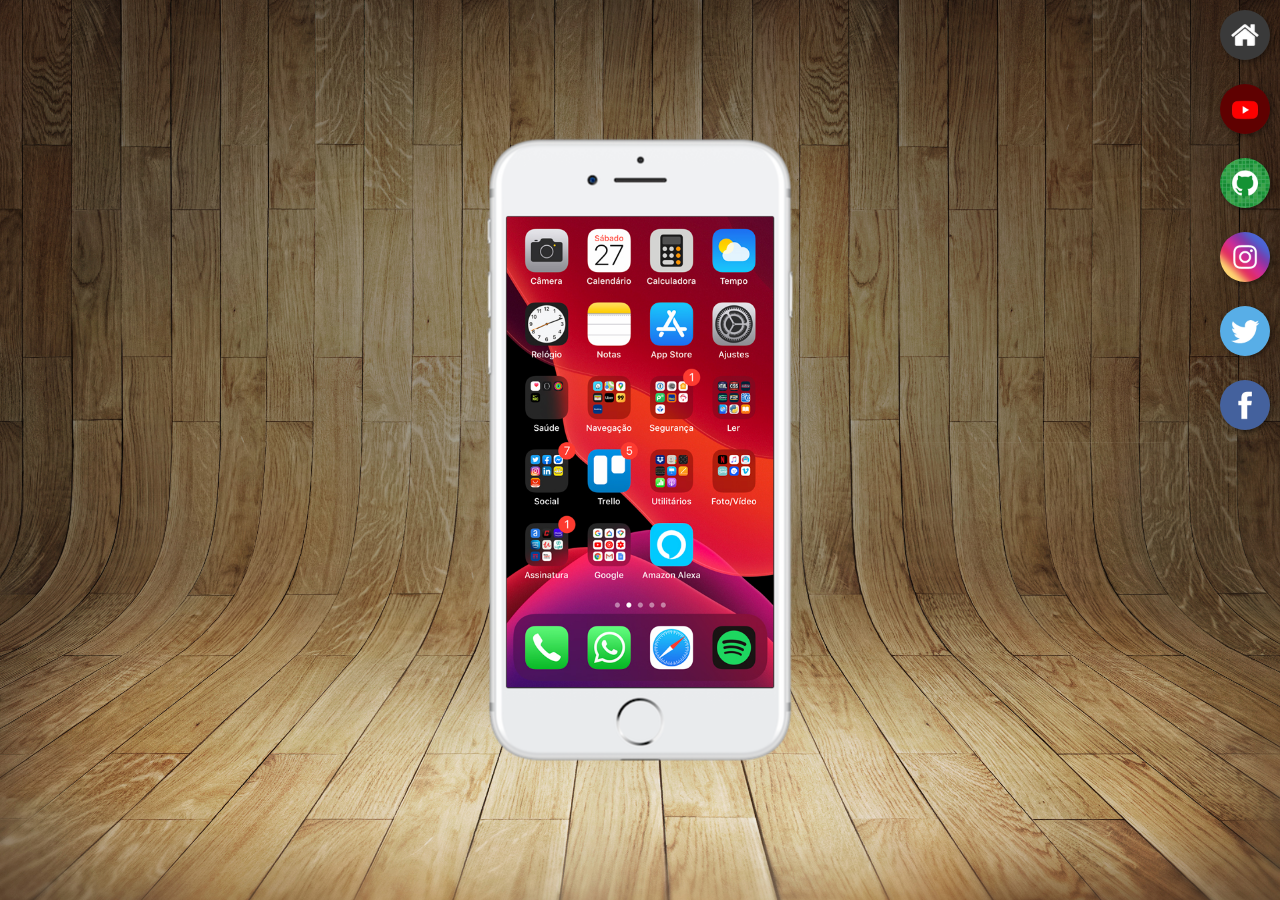
<file: index.html>
<!DOCTYPE html>
<html lang="pt-br">
<head>
    <meta charset="UTF-8">
    <meta name="viewport" content="width=device-width, initial-scale=1.0">
    <link rel="shortcut icon" href="favicon.ico" type="image/x-icon">
    <link rel="stylesheet" href="estilos/style.css">
    <title>Projeto Redes Sociais</title>

</head>
<body>
    <main>
        <section id="telefone">
            <iframe src="home.html" name="tela" id="tela" frameborder="0"> Seu navegador não é compativel com isso.</iframe>
        </section>

        <section id="redes-sociais">
            <a href="home.html" target="tela"><img src="imagens/logo-home.jpg" alt="home"></a><br>
            <a href="youtube.html" target="tela"><img src="imagens/logo-youtube.jpg" alt="YouTube"></a><br>
            <a href="github.html" target="tela"><img src="imagens/logo-github.jpg" alt="GitHub"></a><br>
            <a href="instagram.html" target="tela"><img src="imagens/logo-instagram.jpg" alt="Instagram"></a><br>
            <a href="twitter.html" target="tela"><img src="imagens/logo-twitter.jpg" alt="Twitter"></a><br>
            <a href="facebook.html" target="tela"><img src="imagens/logo-facebook.jpg" alt="Facebook"></a><br>

        </section>
    </main>
    
</body>
</html>
</file>
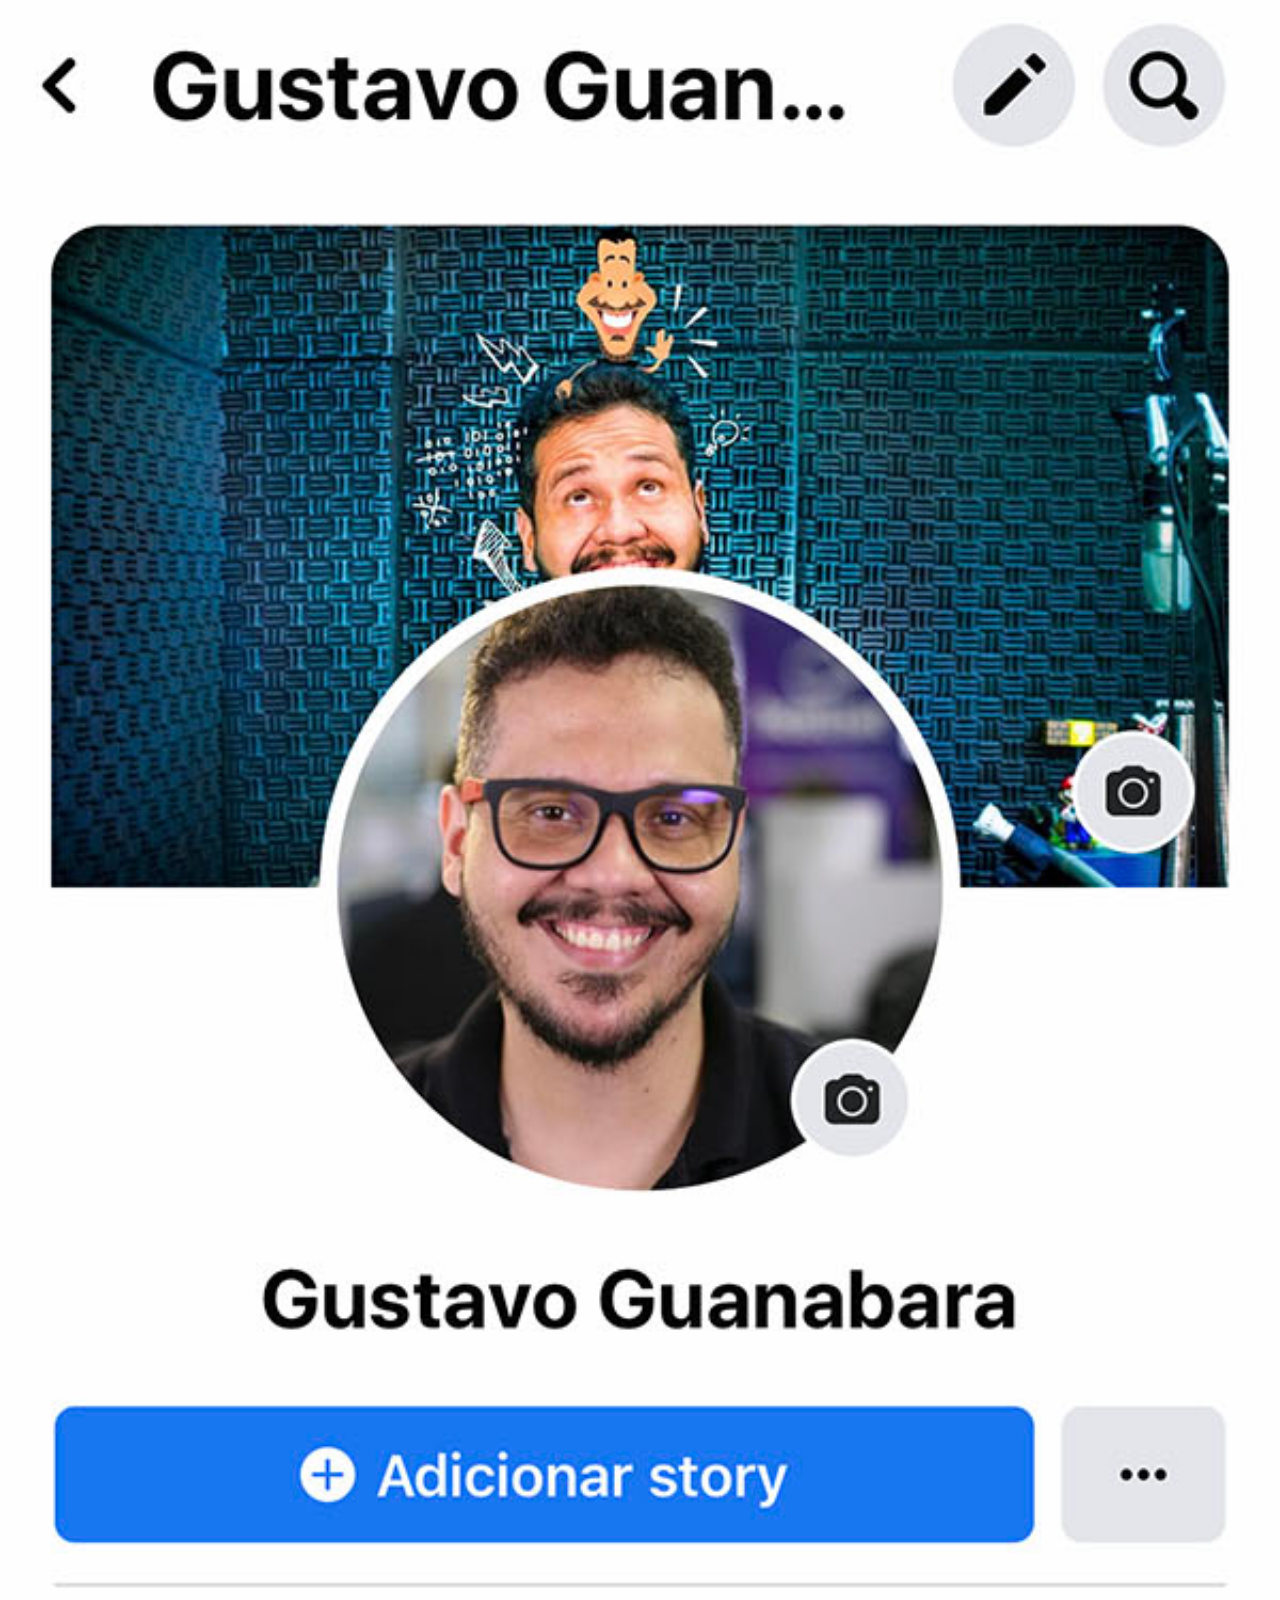
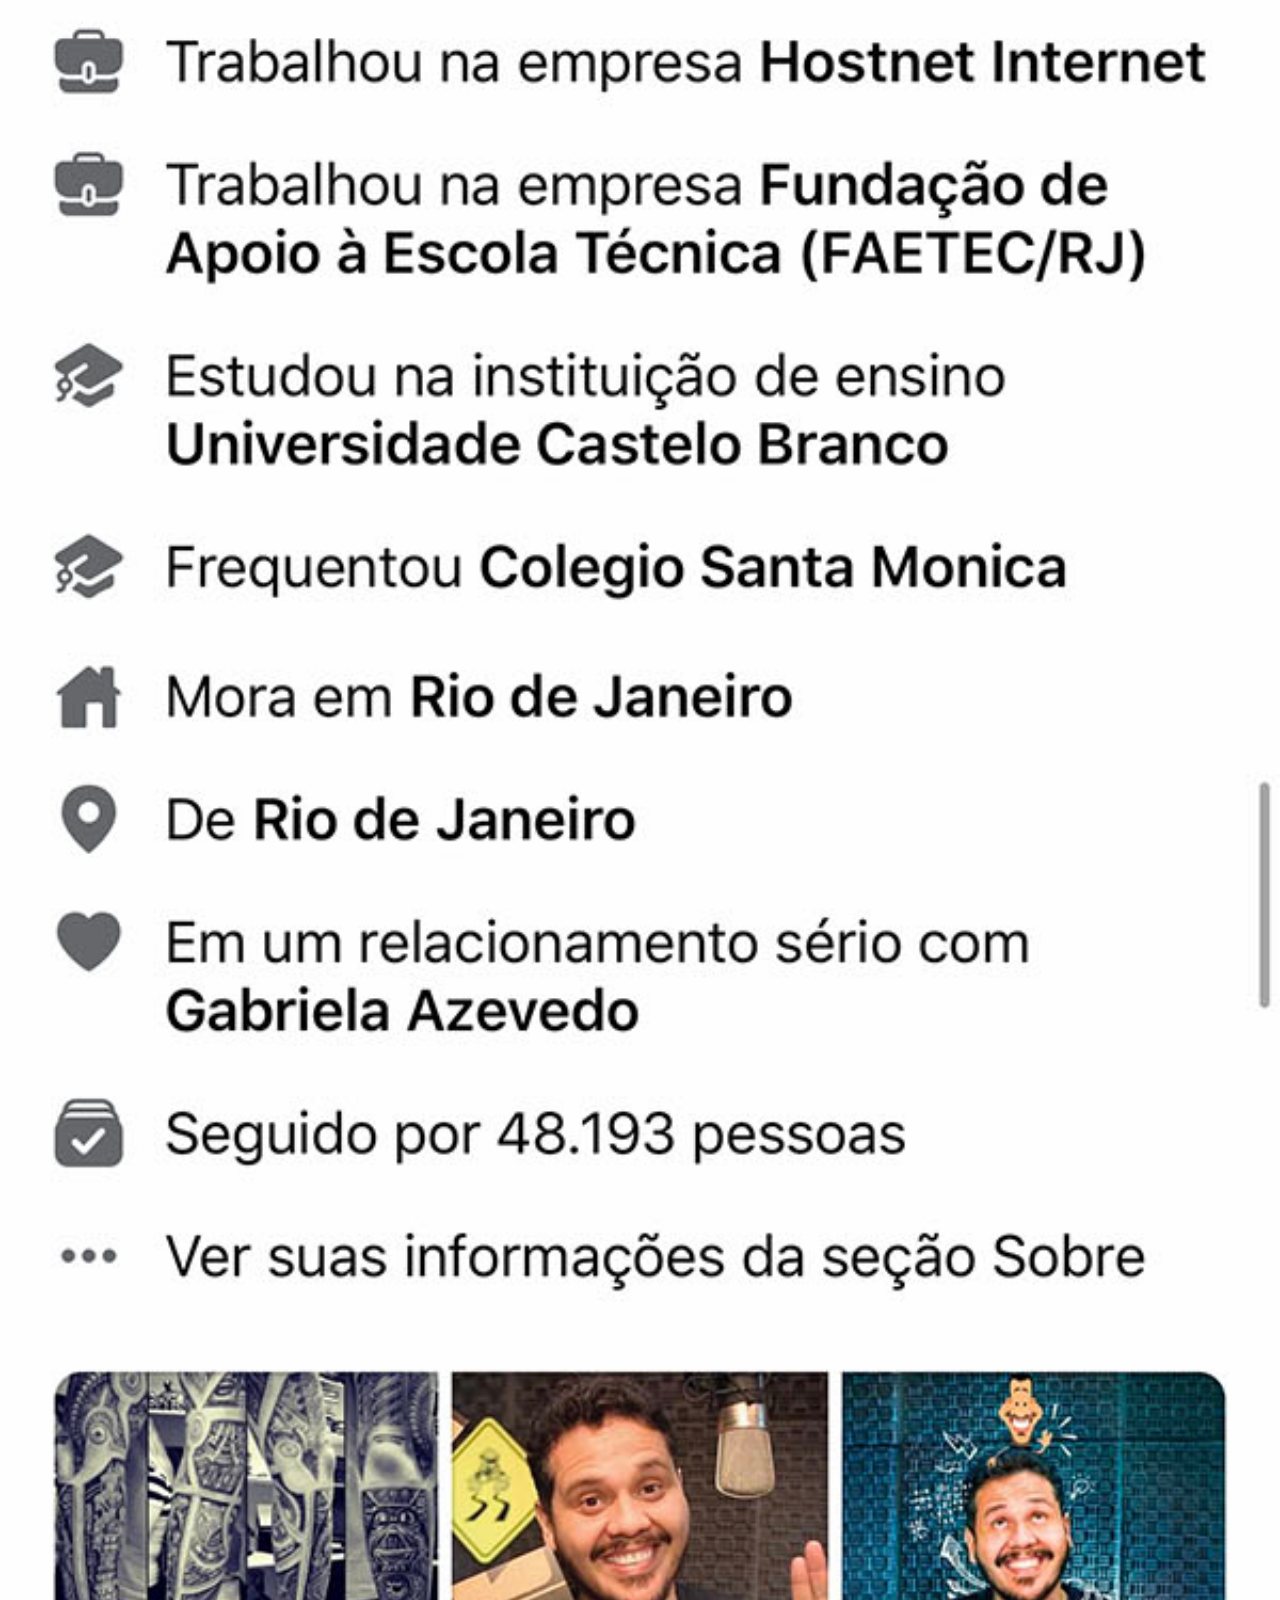
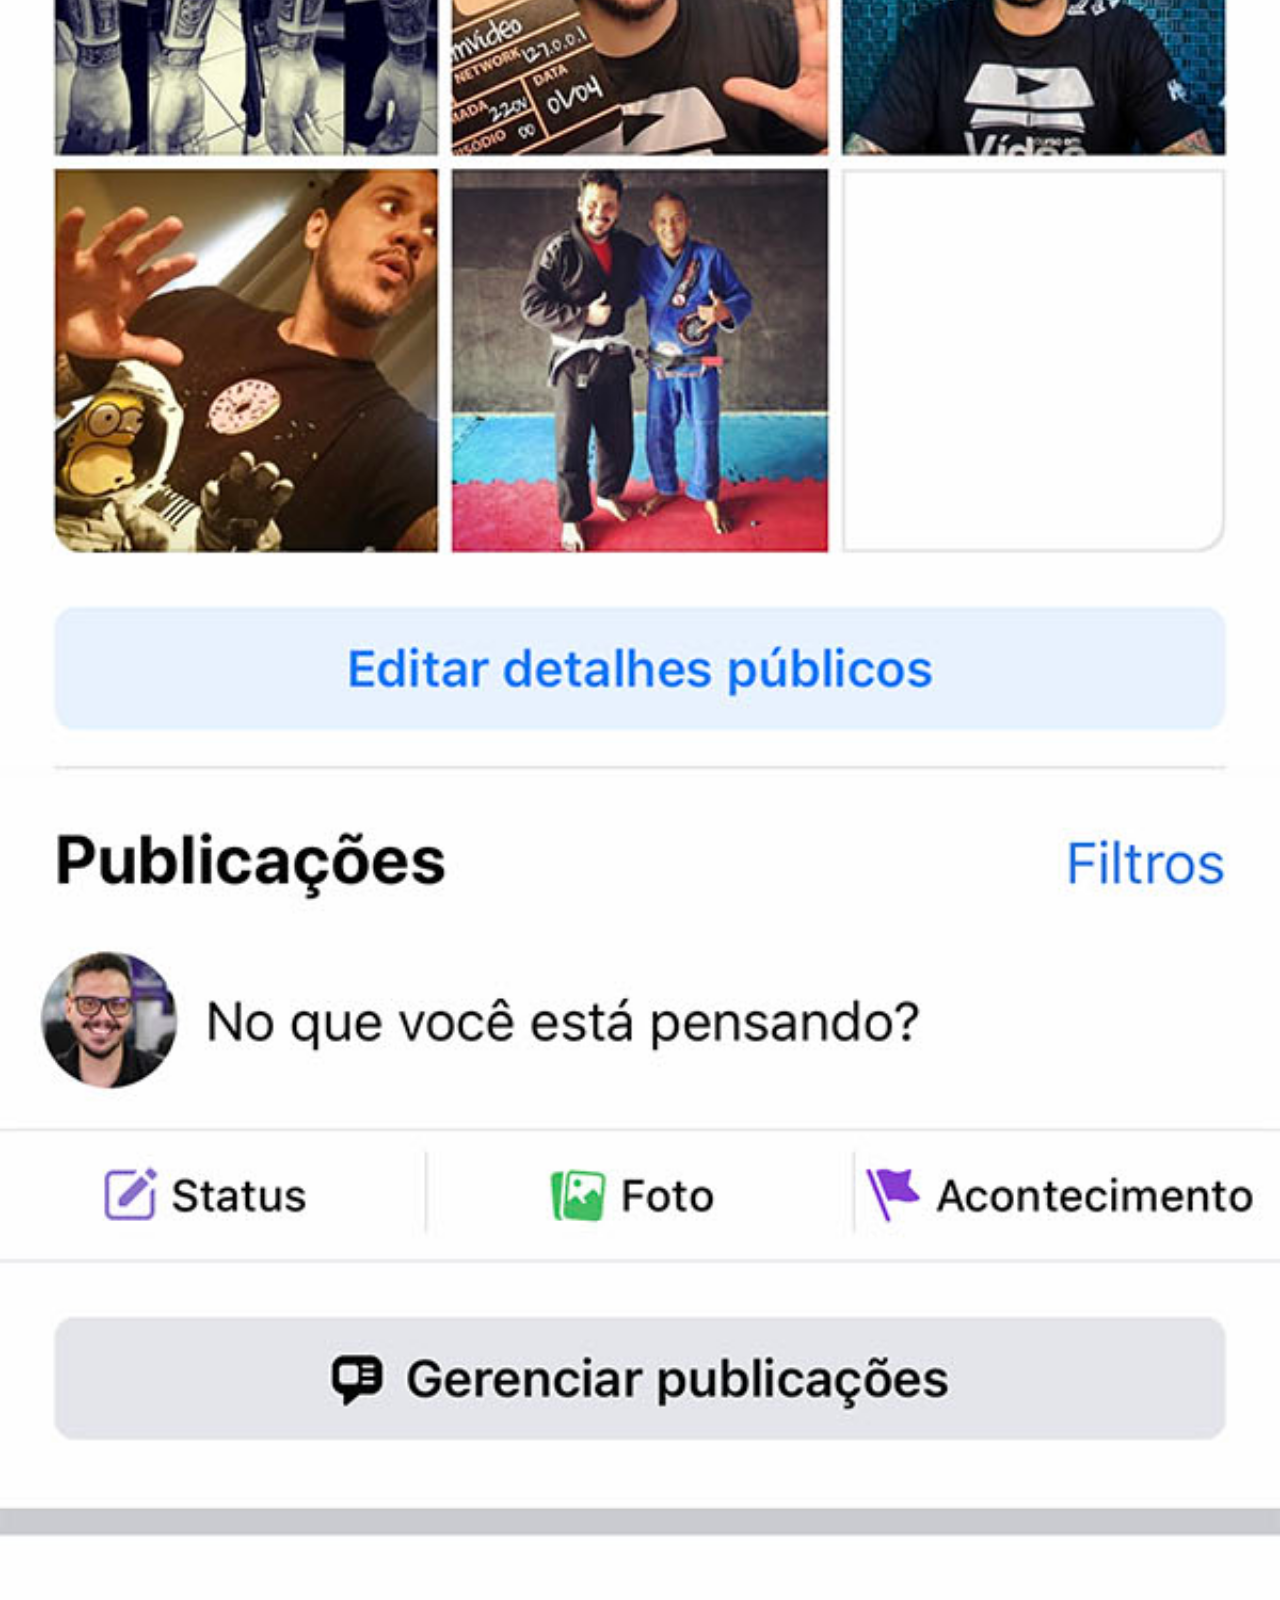
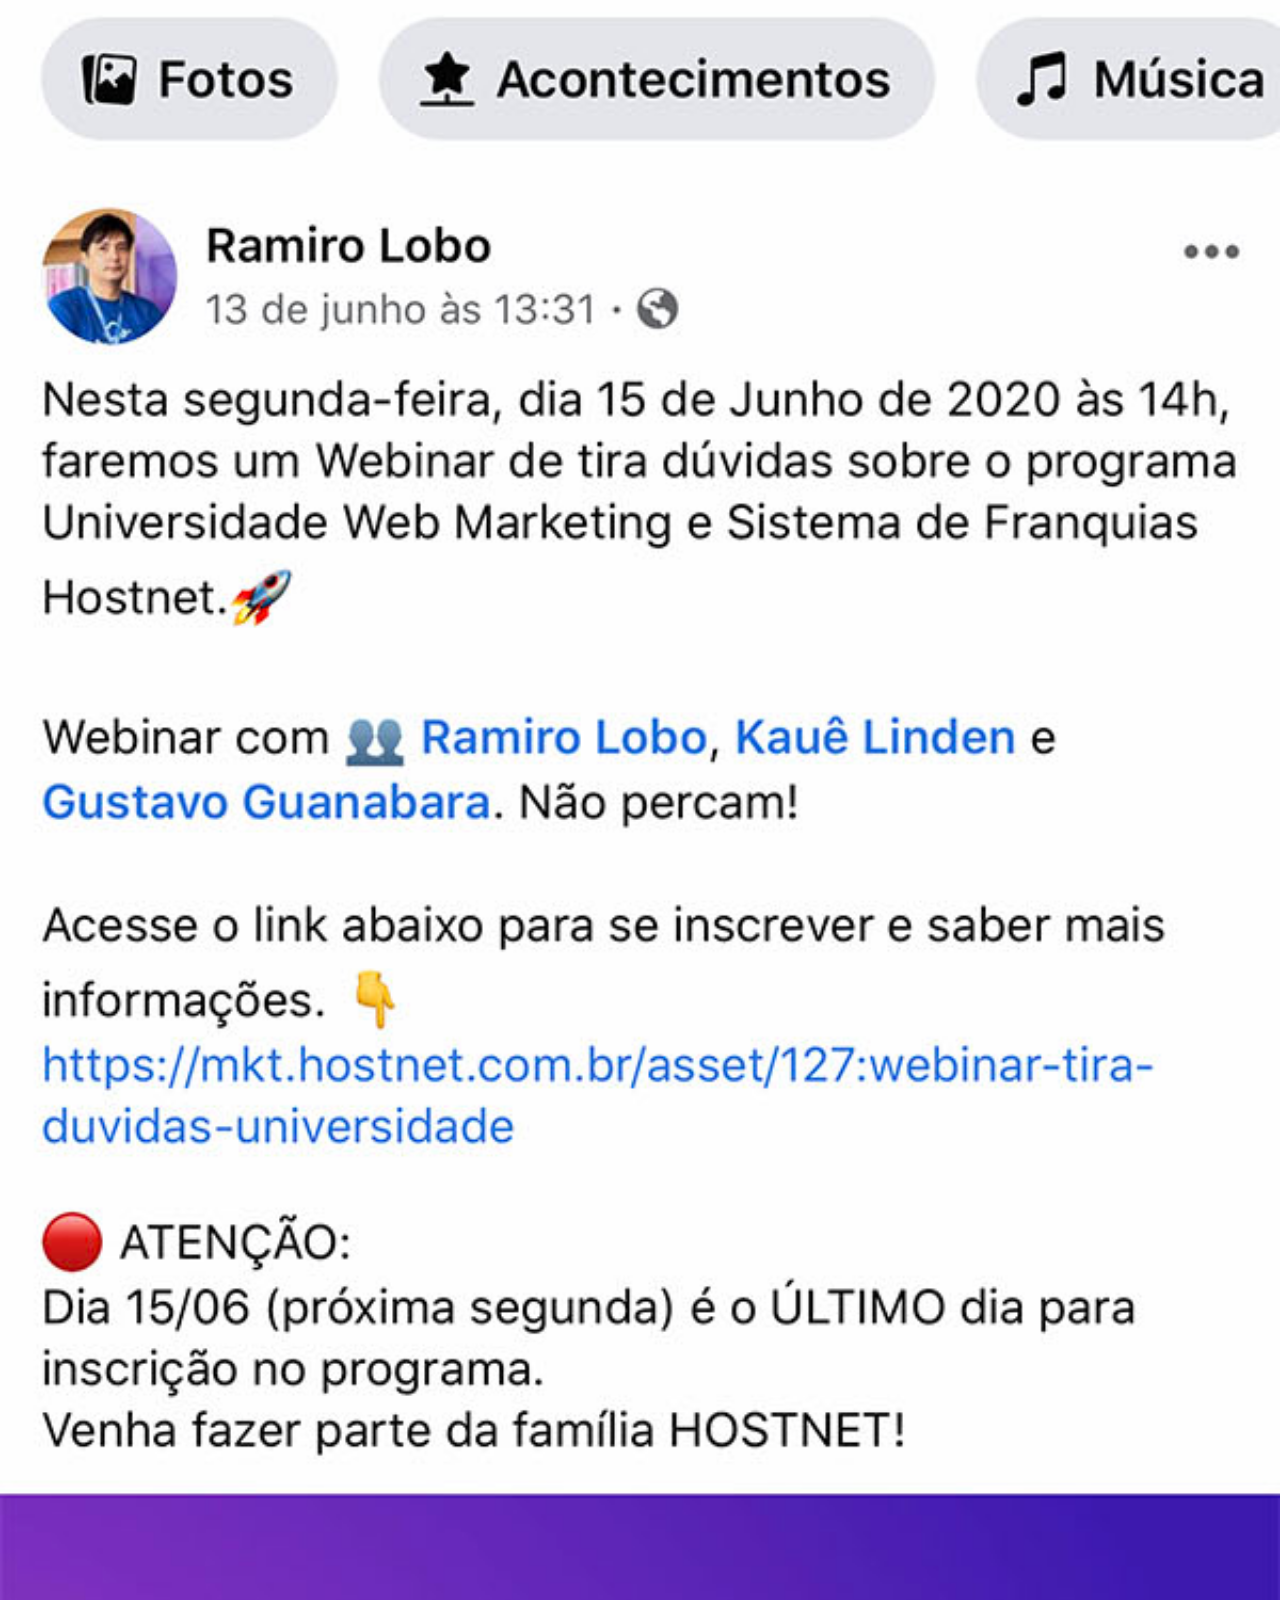
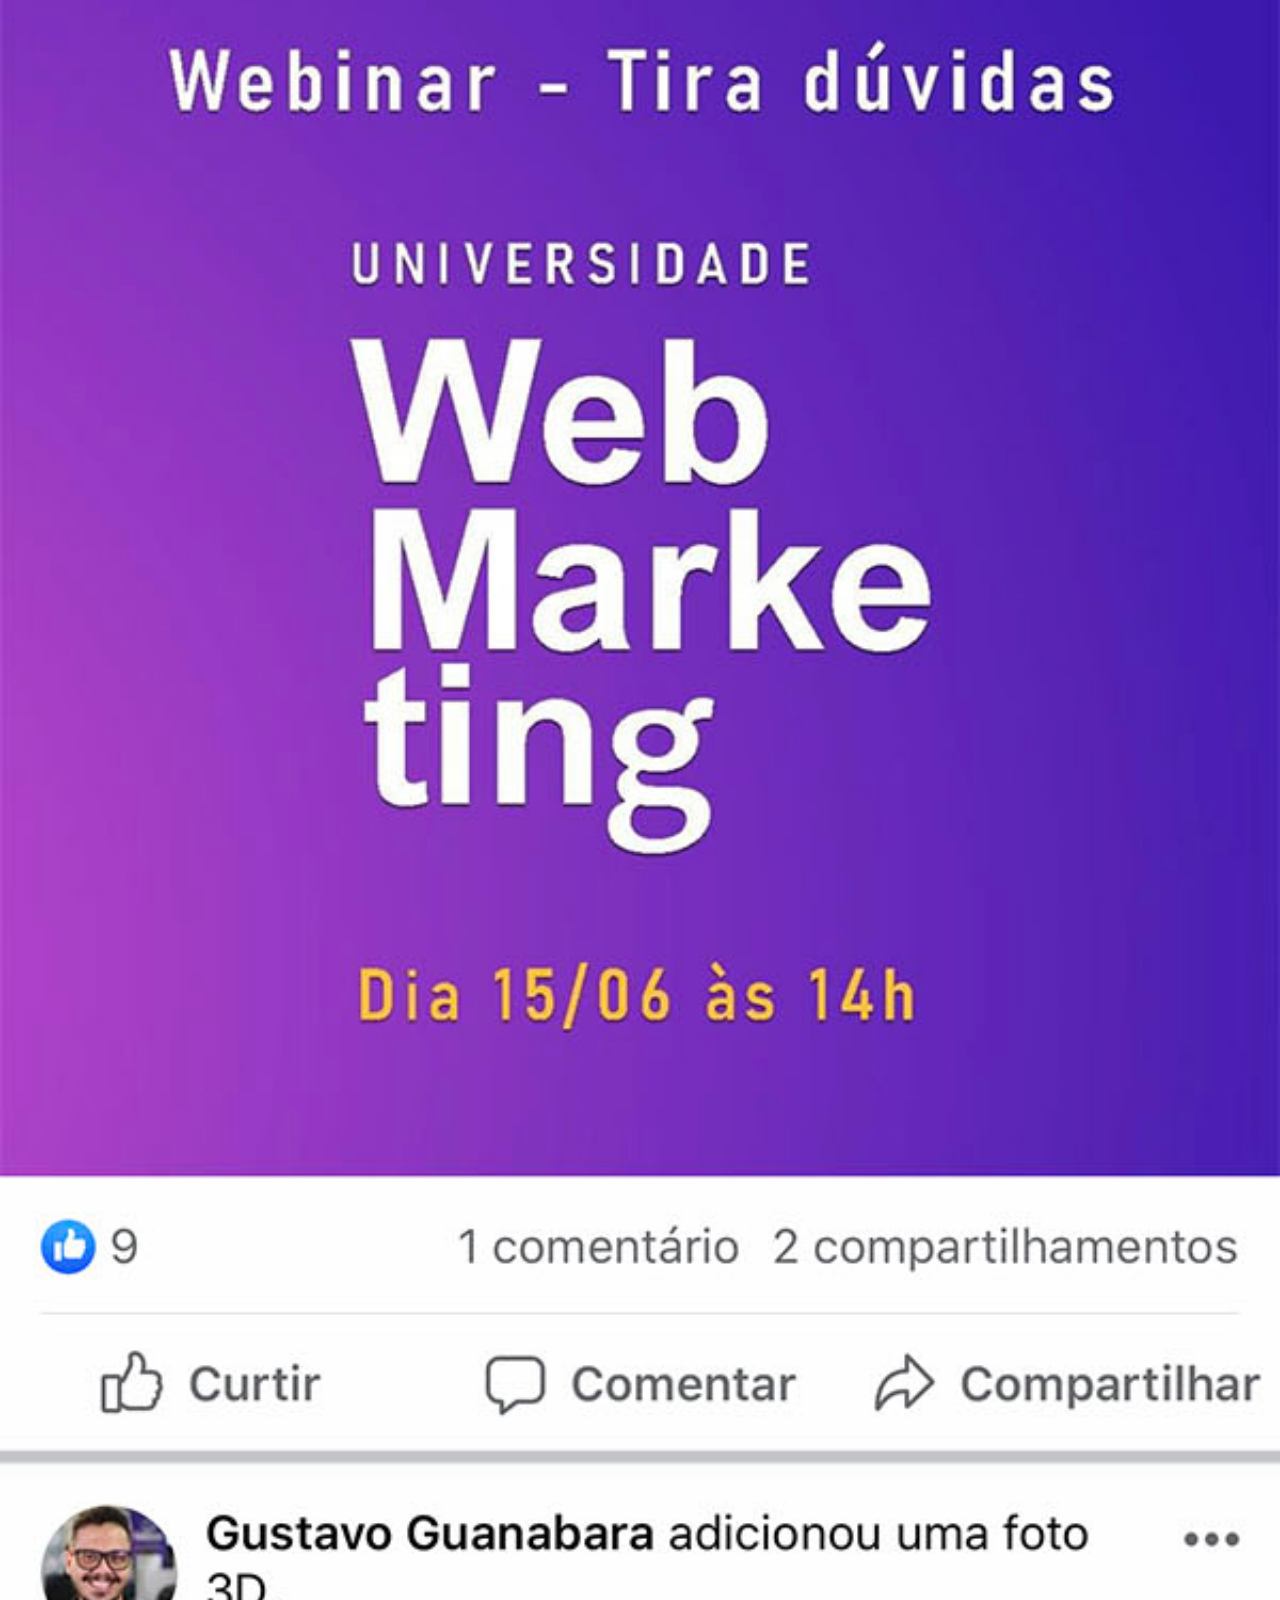
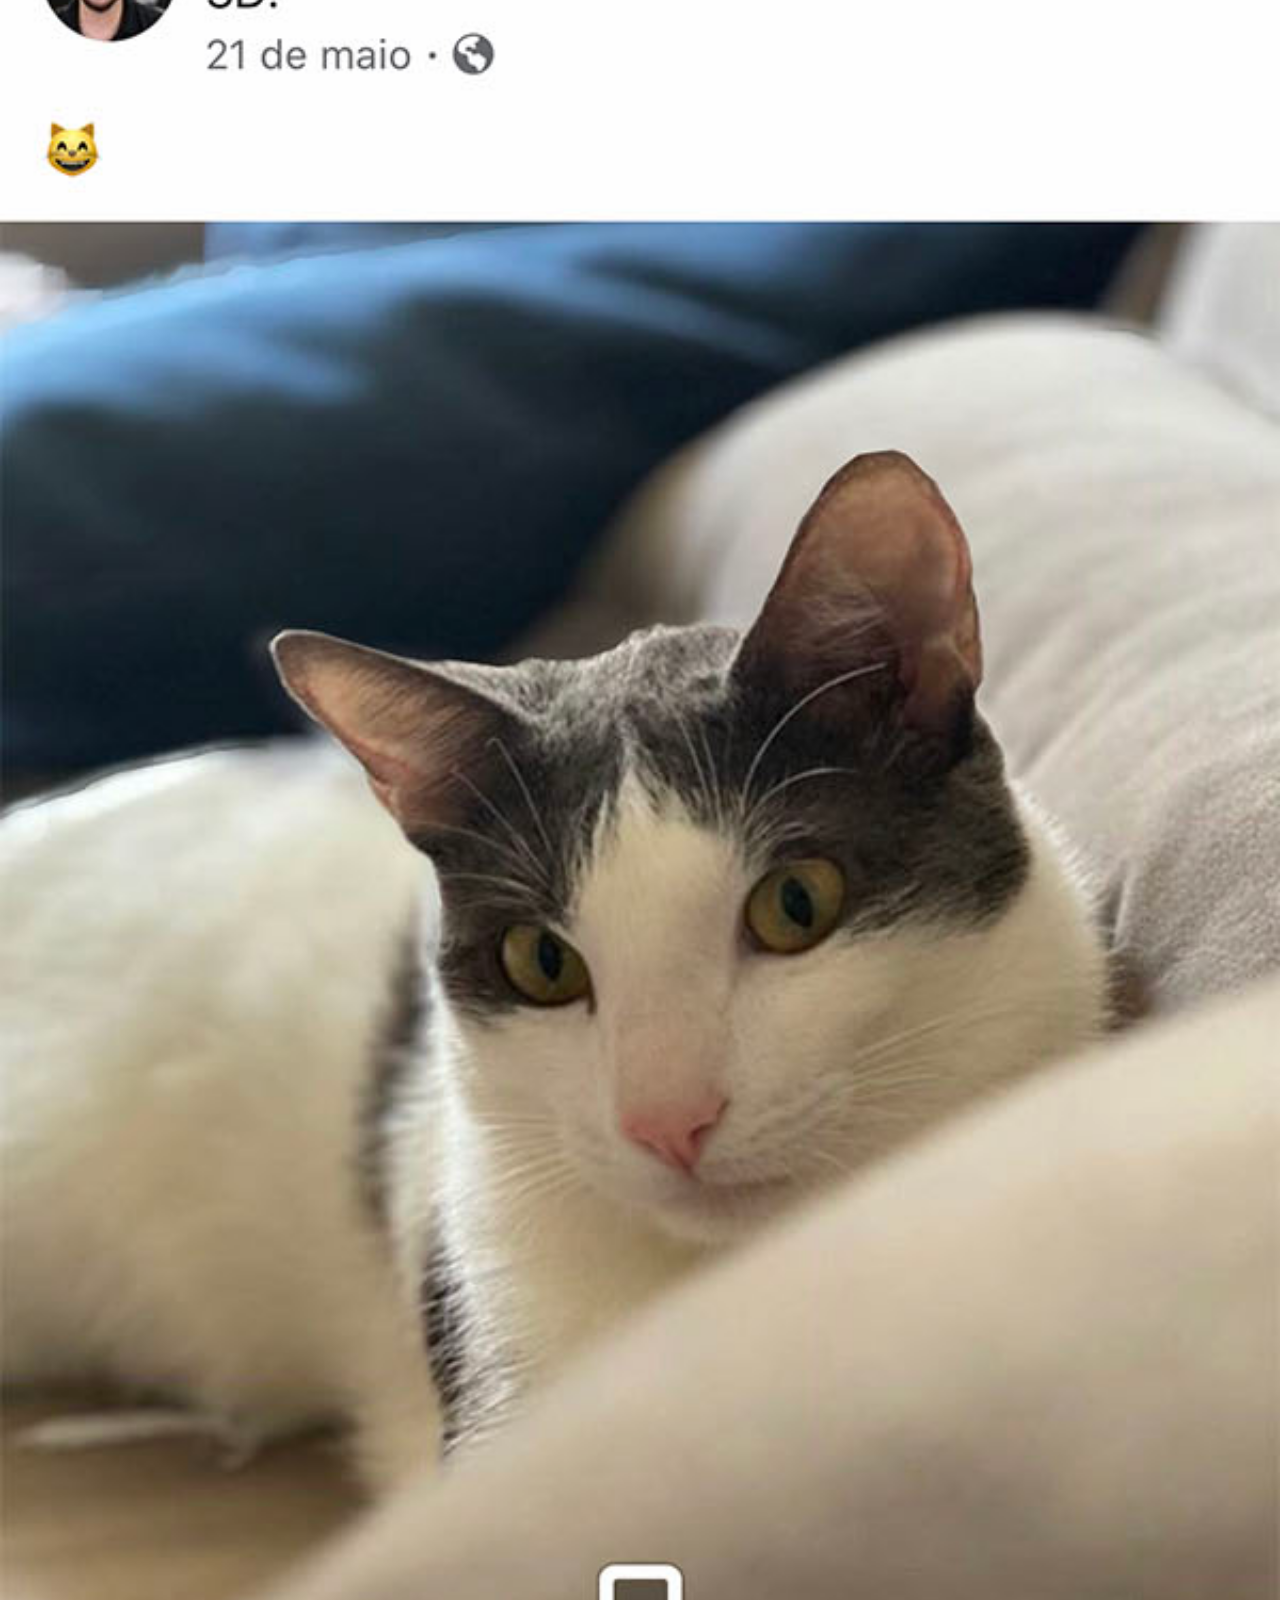
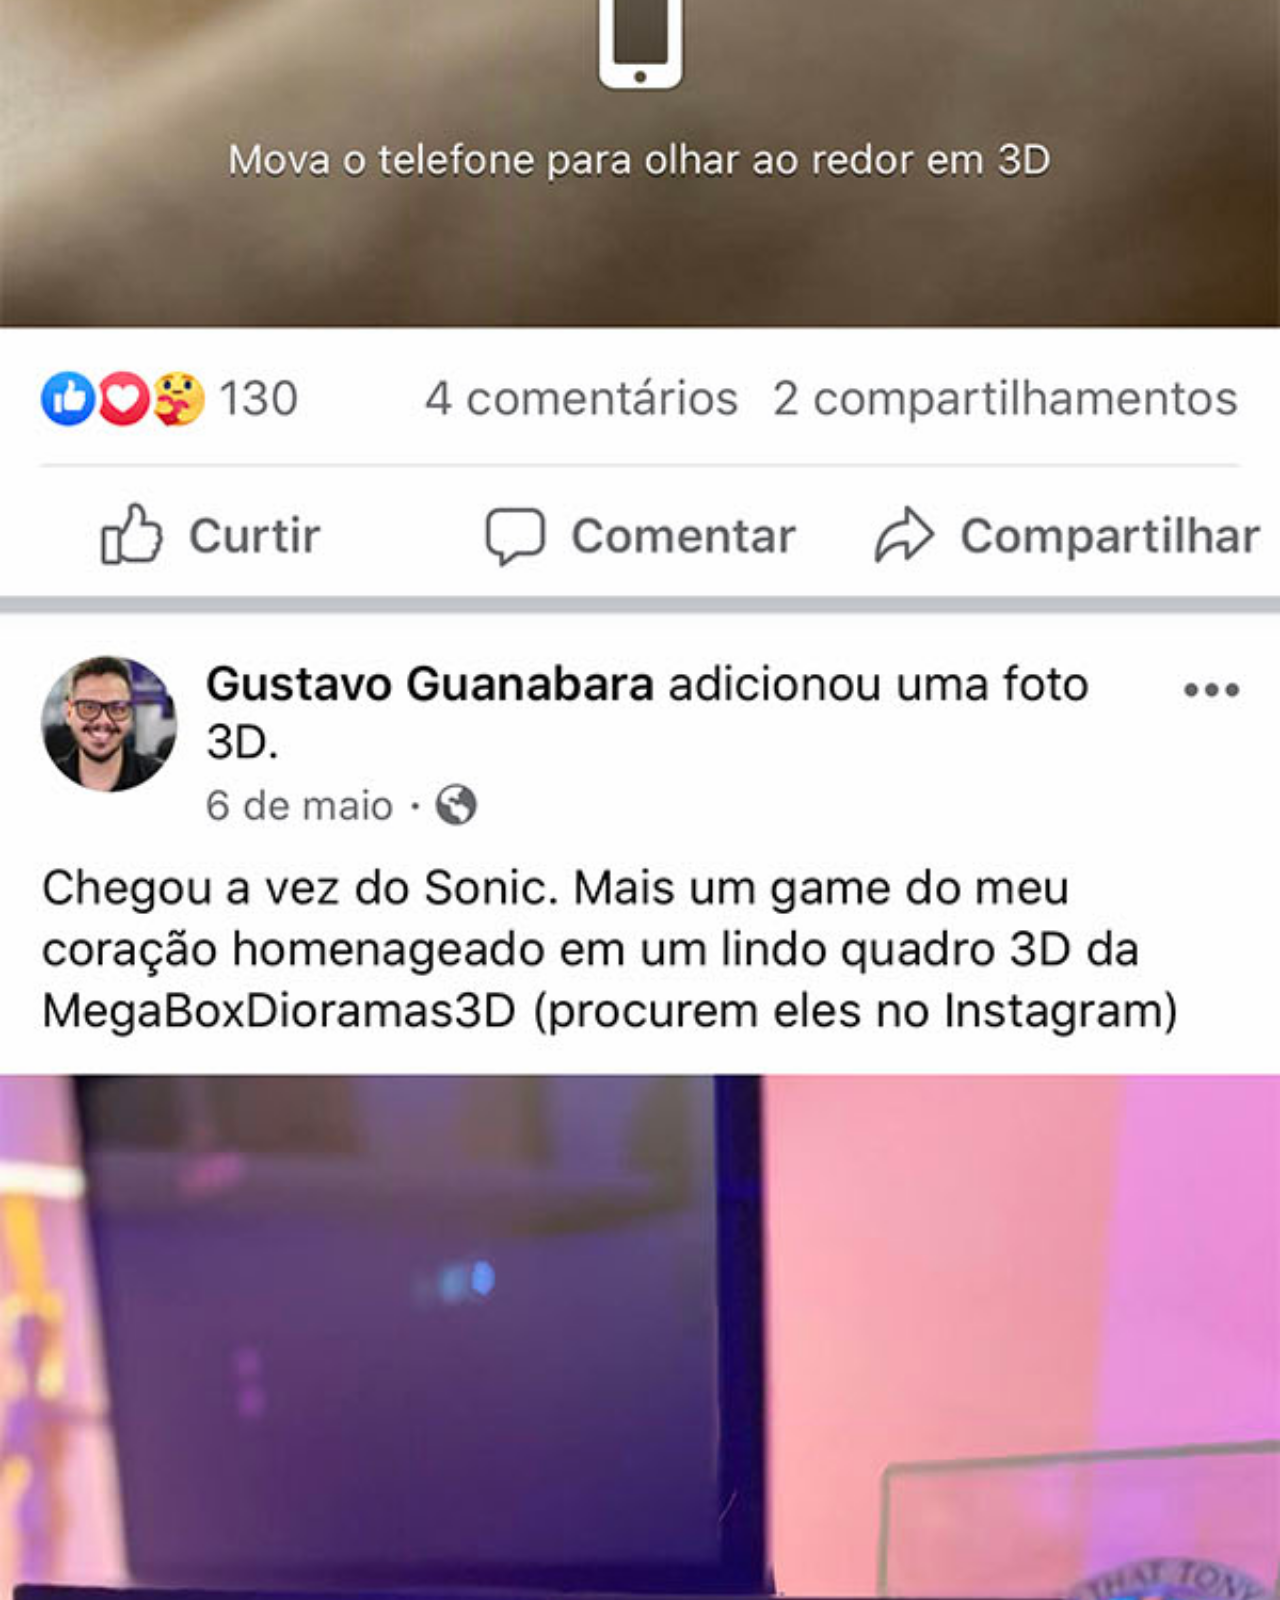
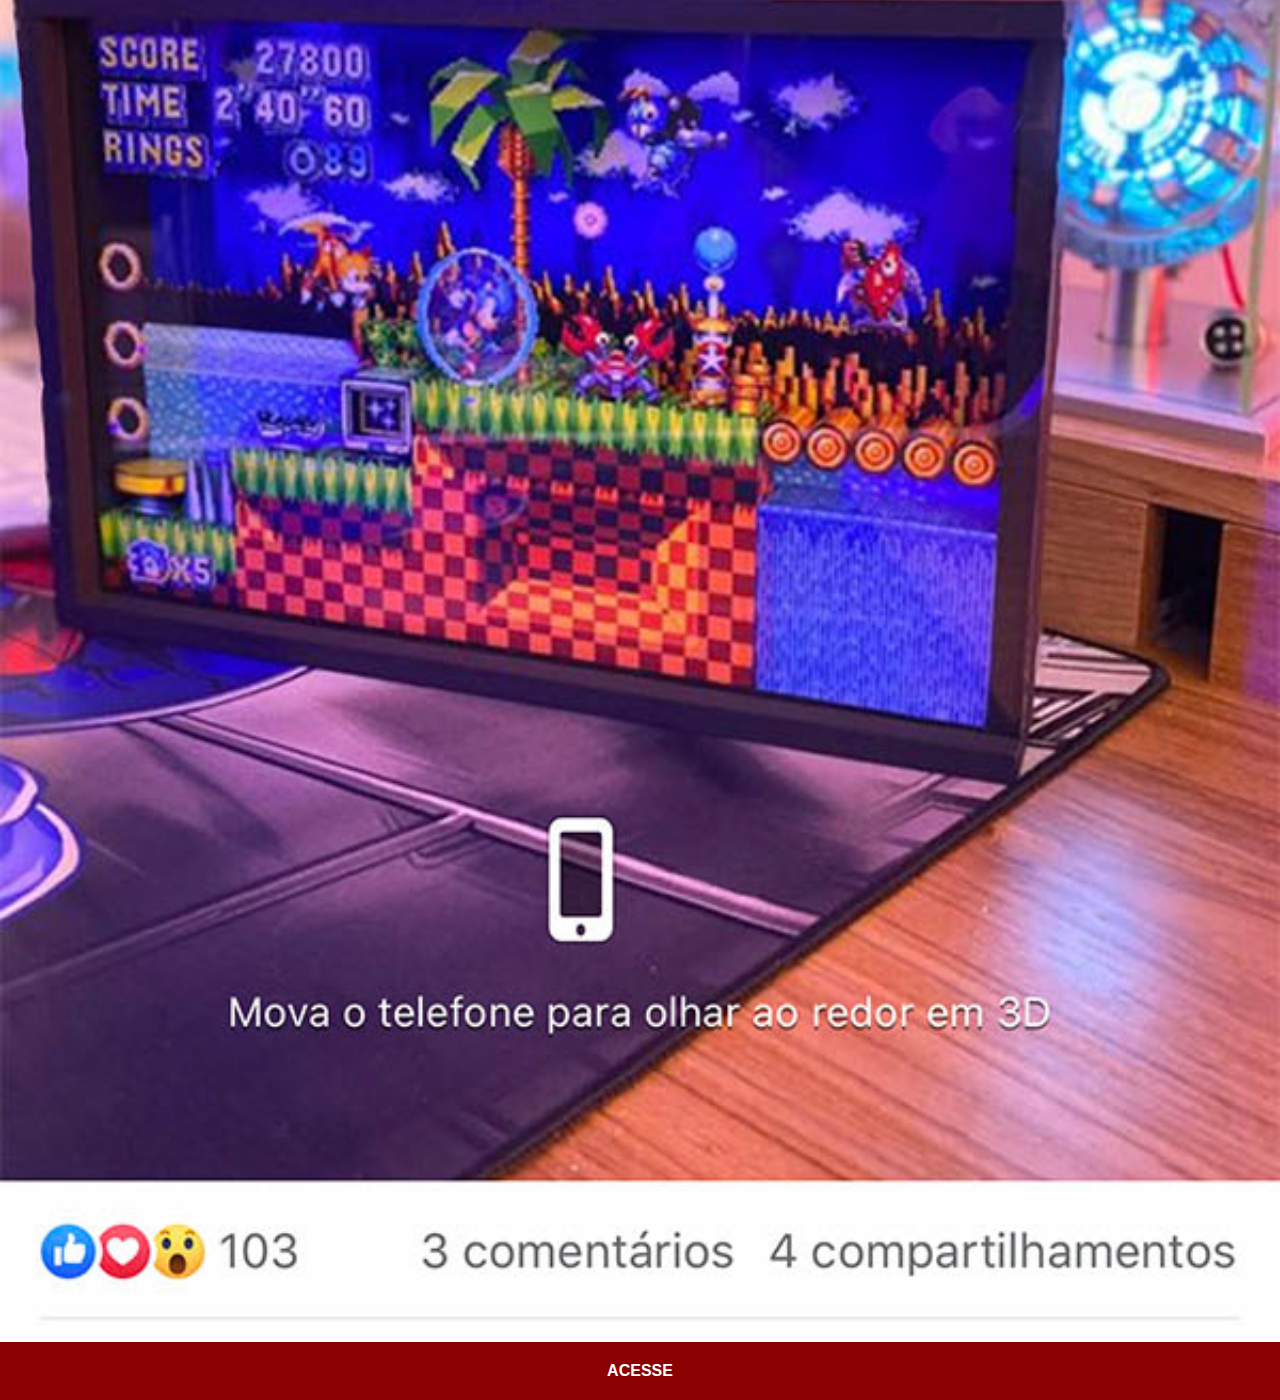
<file: facebook.html>
<!DOCTYPE html>
<html lang="en">
<head>
    <meta charset="UTF-8">
    <meta name="viewport" content="width=device-width, initial-scale=1.0">
    <link rel="stylesheet" href="estilos/social.css">
    <title>Facebook</title>
</head>
<body>
    <img src="imagens/tela-facebook.jpg" alt="facebook">
    <a href="https://www.facebook.com/gustavoguanabara" target="_blank">ACESSE</a>
    
</body>
</html>
</file>
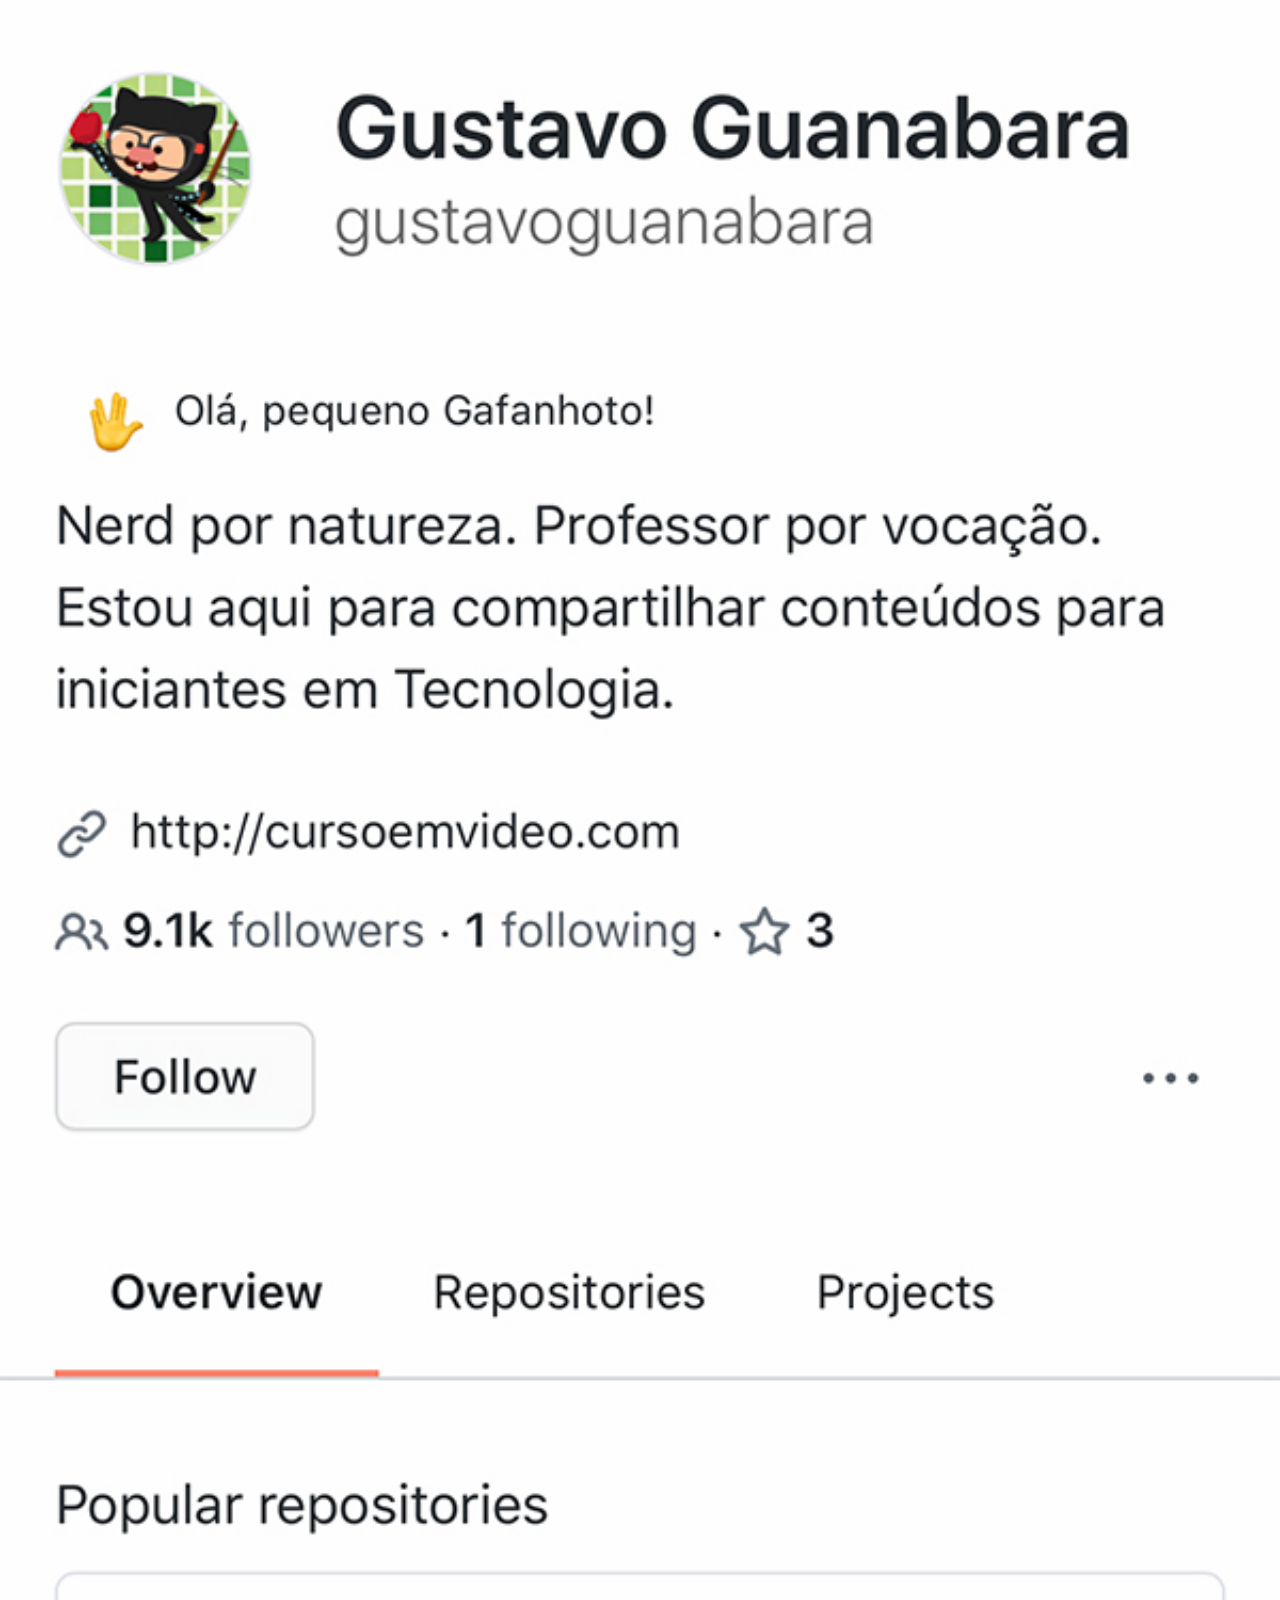
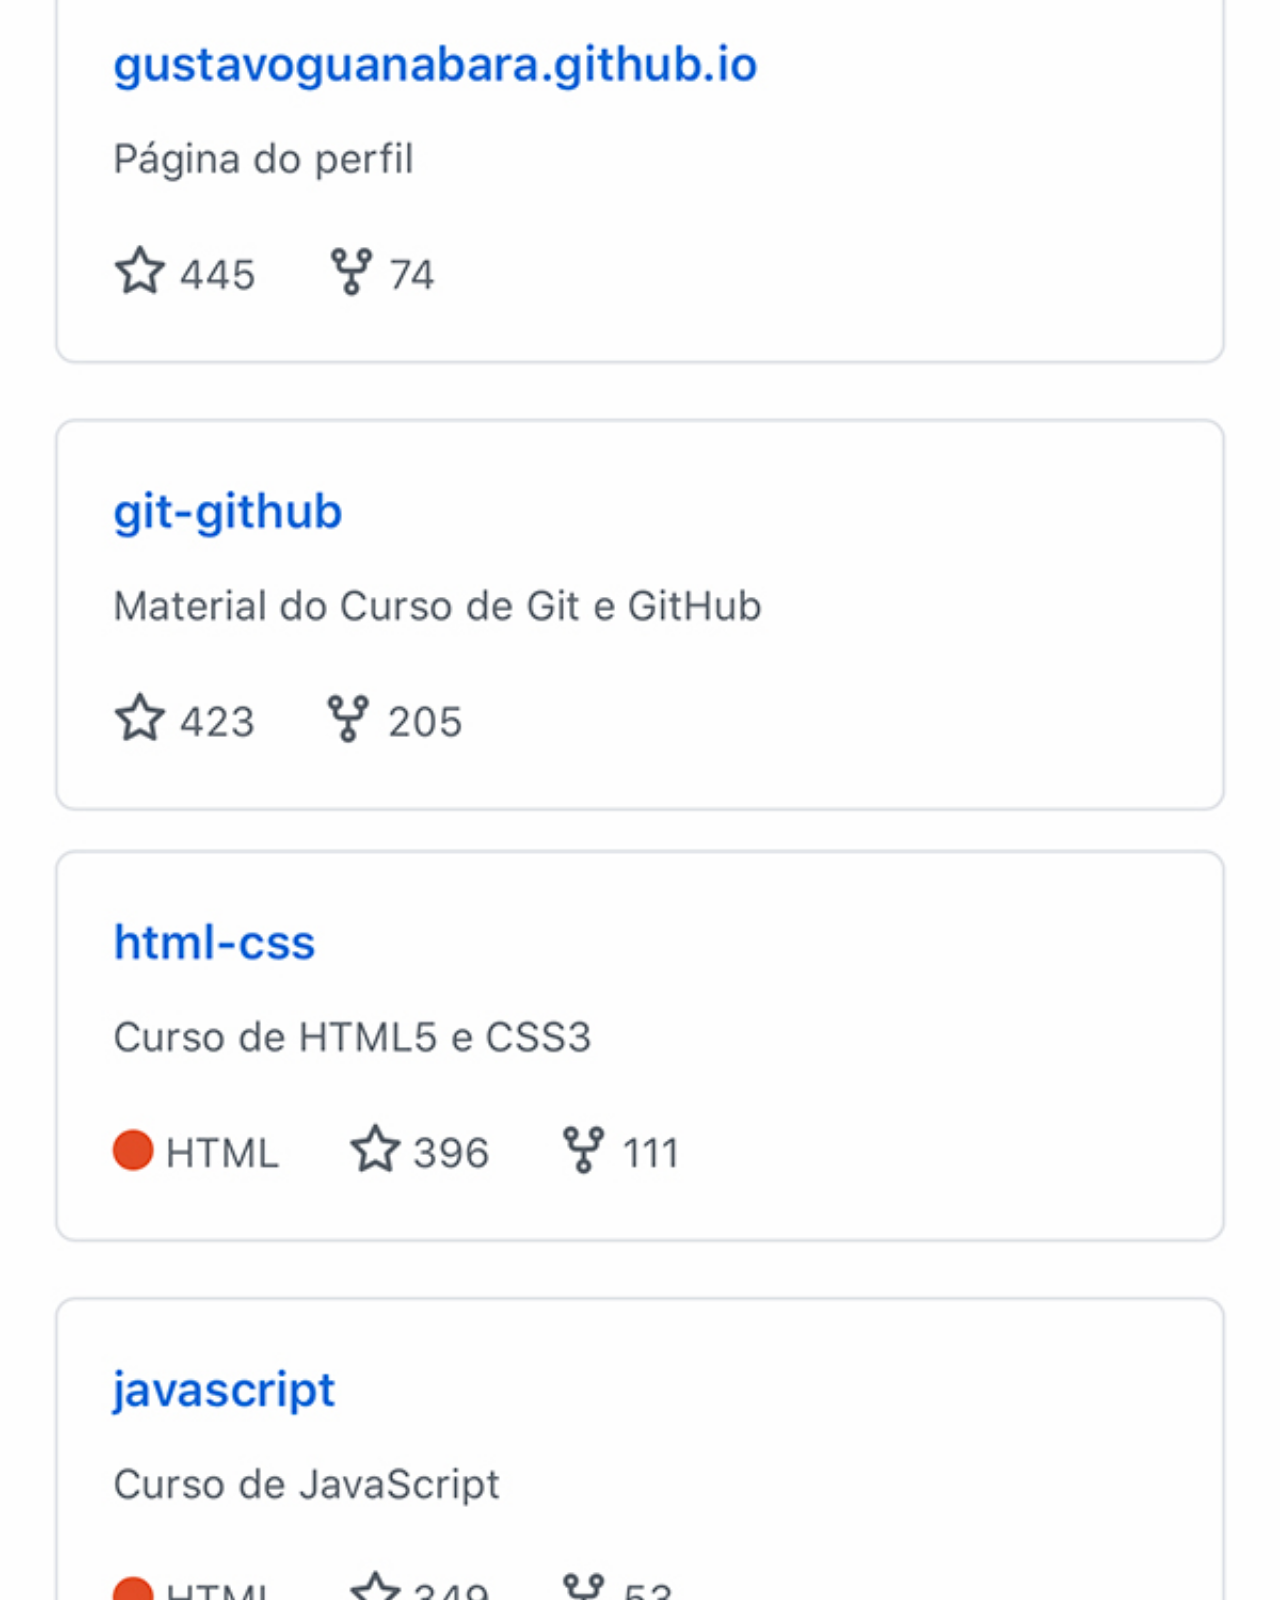
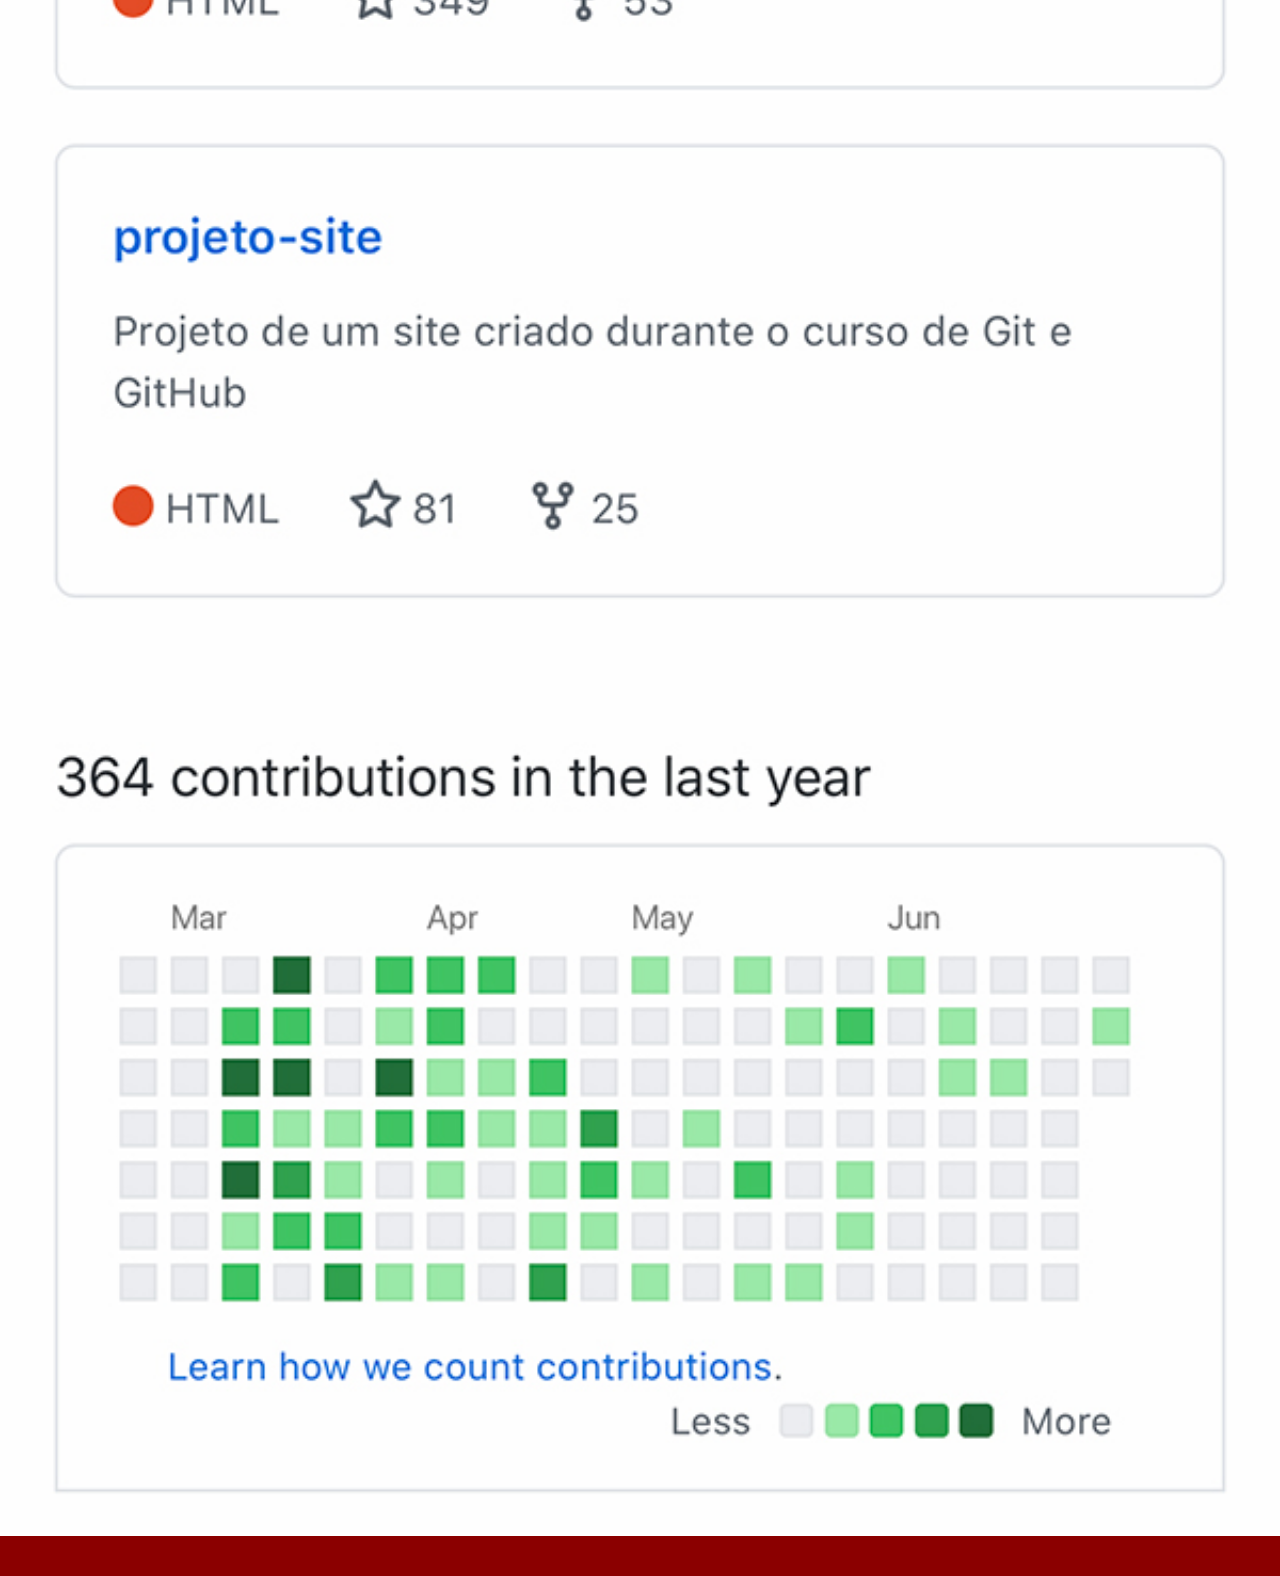
<file: github.html>
<!DOCTYPE html>
<html lang="pt-br">
<head>
    <meta charset="UTF-8">
    <meta name="viewport" content="width=device-width, initial-scale=1.0">
    <title>GitHub</title>
    <link rel="stylesheet" href="estilos/social.css">
</head>
<body>
    <img src="imagens/tela-github.jpg" alt="gitHub">
    <a href="https:github.com/gustavoguanabara/" target="_blank" ACCESSE></a>
    
</body>
</html>
</file>
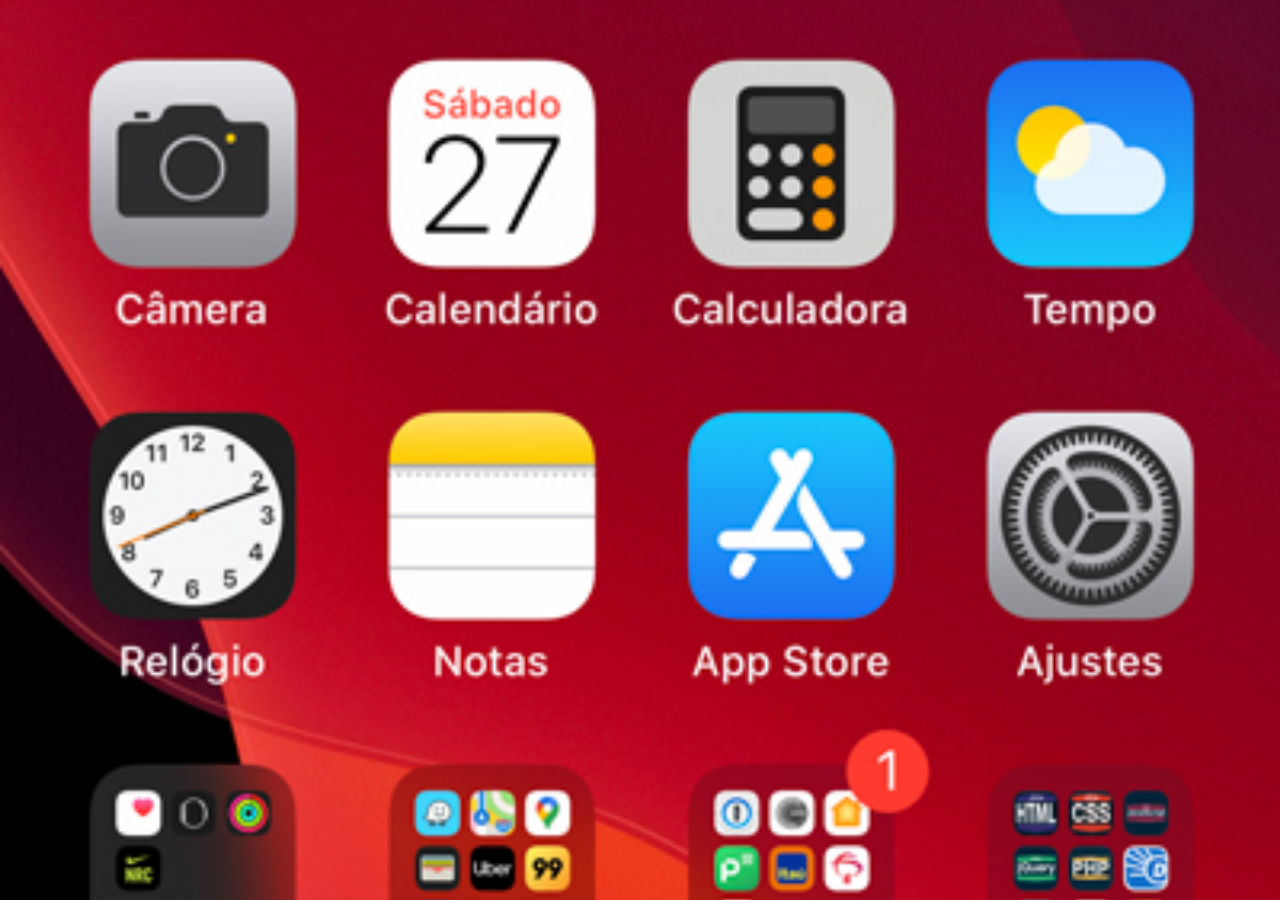
<file: home.html>
<!DOCTYPE html>
<html lang="pt-br">
<head>
    <meta charset="UTF-8">
    <meta name="viewport" content="width=device-width, initial-scale=1.0">
    <title>Home</title>
    <style>
        * {
            margin: 0px;
            padding: 0px;
        }

        body {
            width: 100vw;
            height: 100vh;
            background: black url('imagens/tela-home.jpg') no-repeat top center;
            background-size: cover;

        }
    </style>
</head>
<body>
    
</body>
</html>
</file>
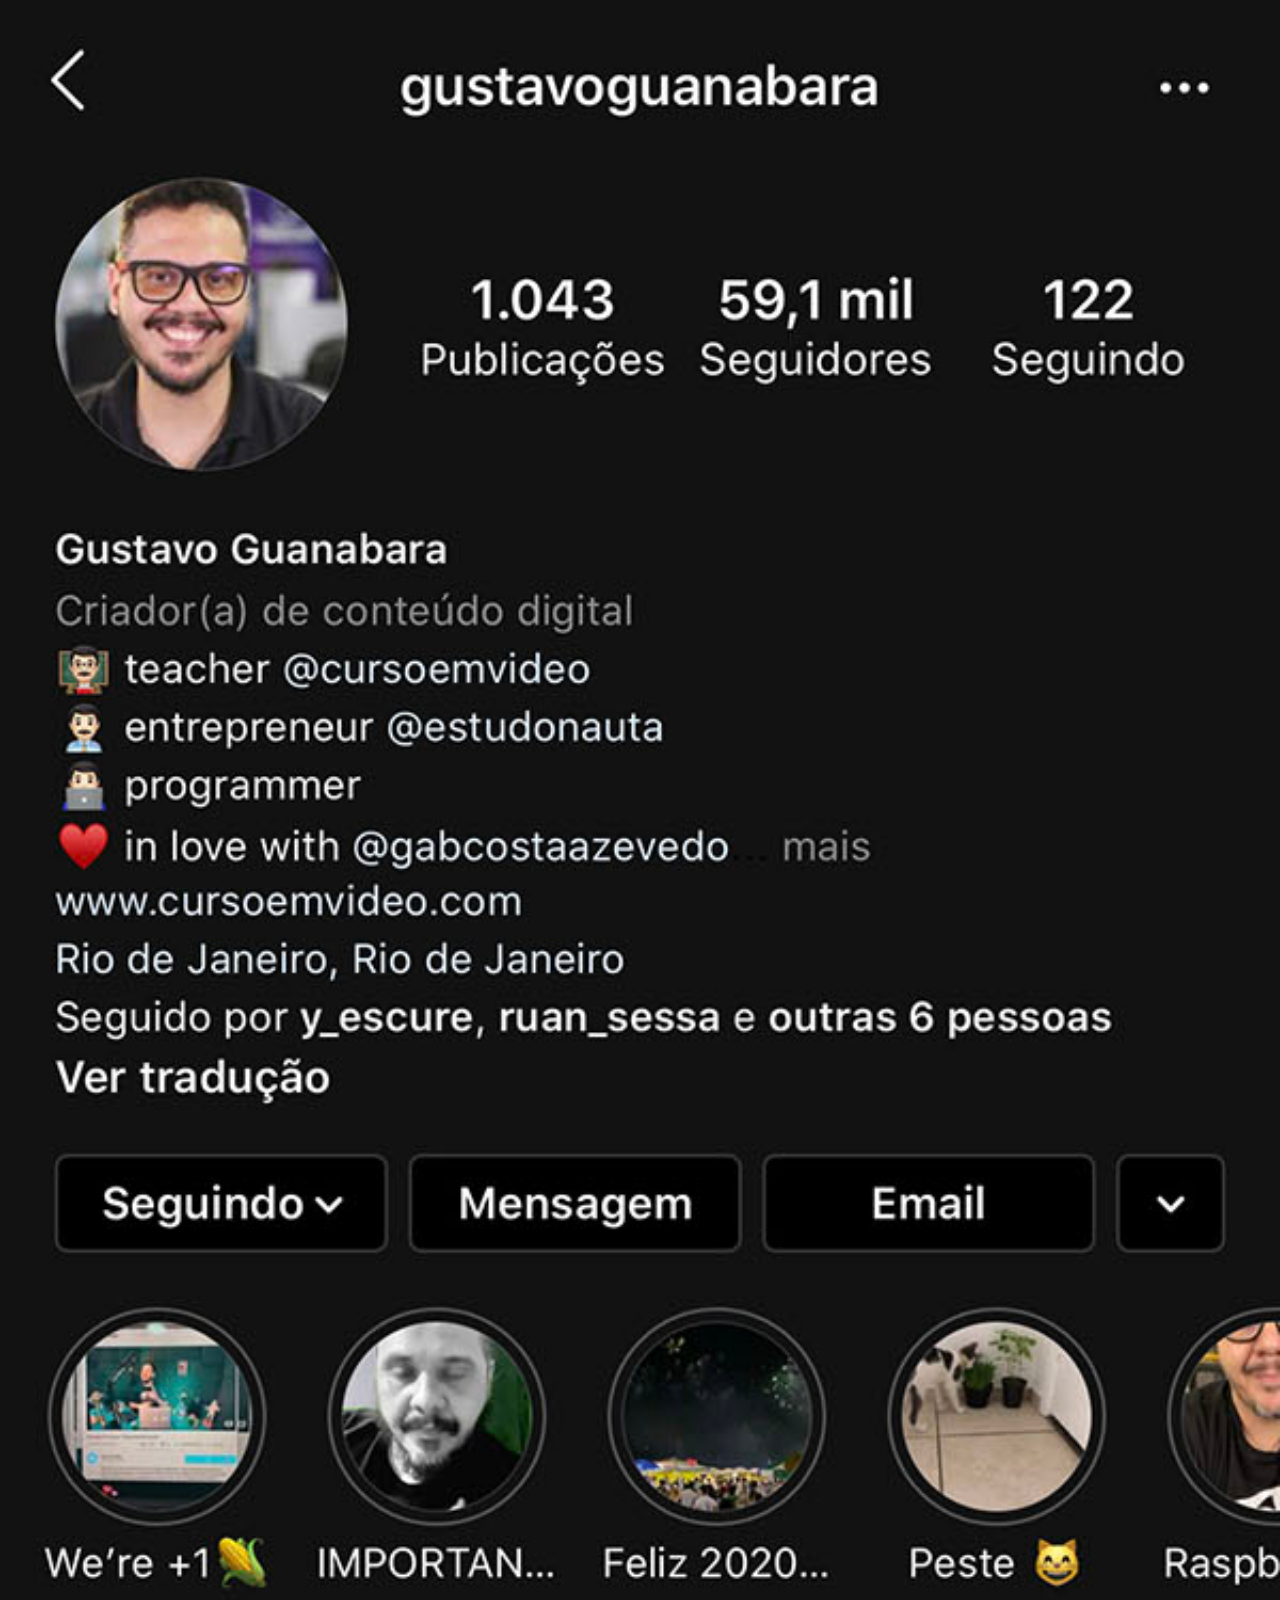
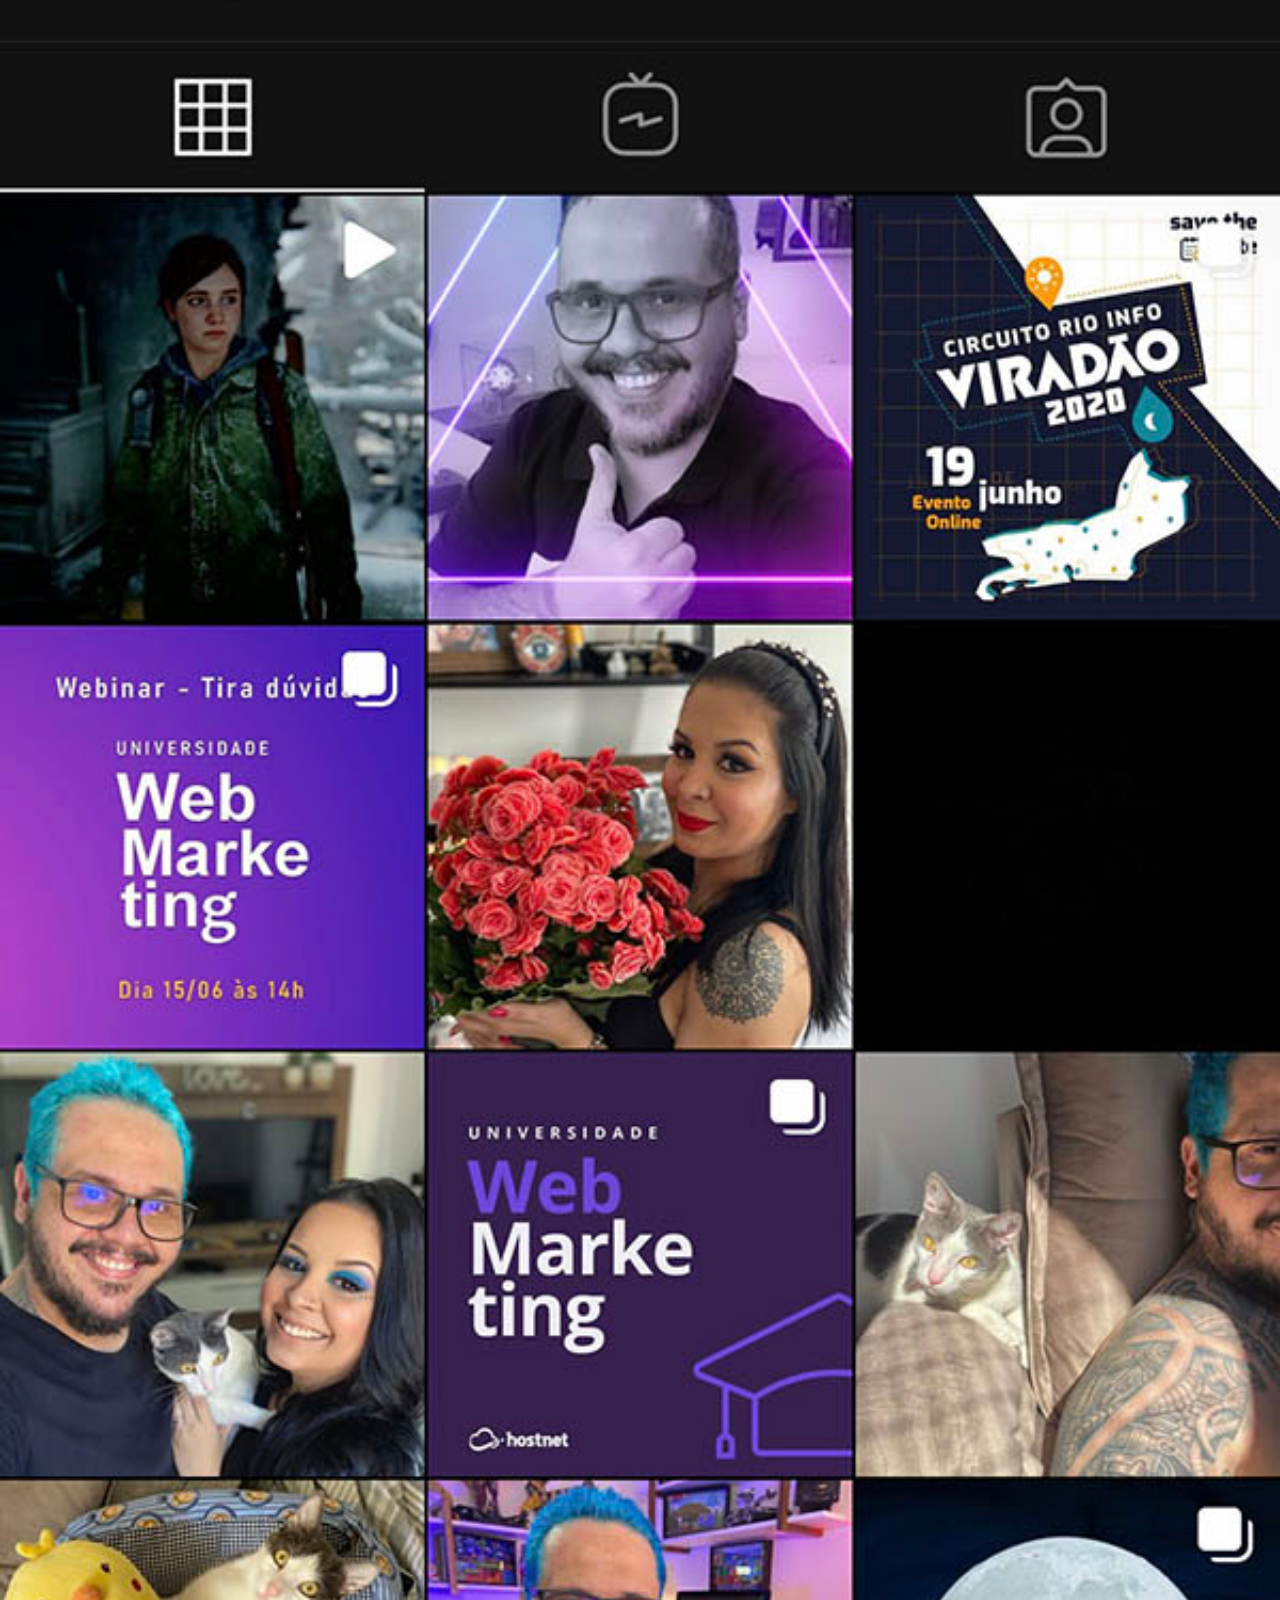
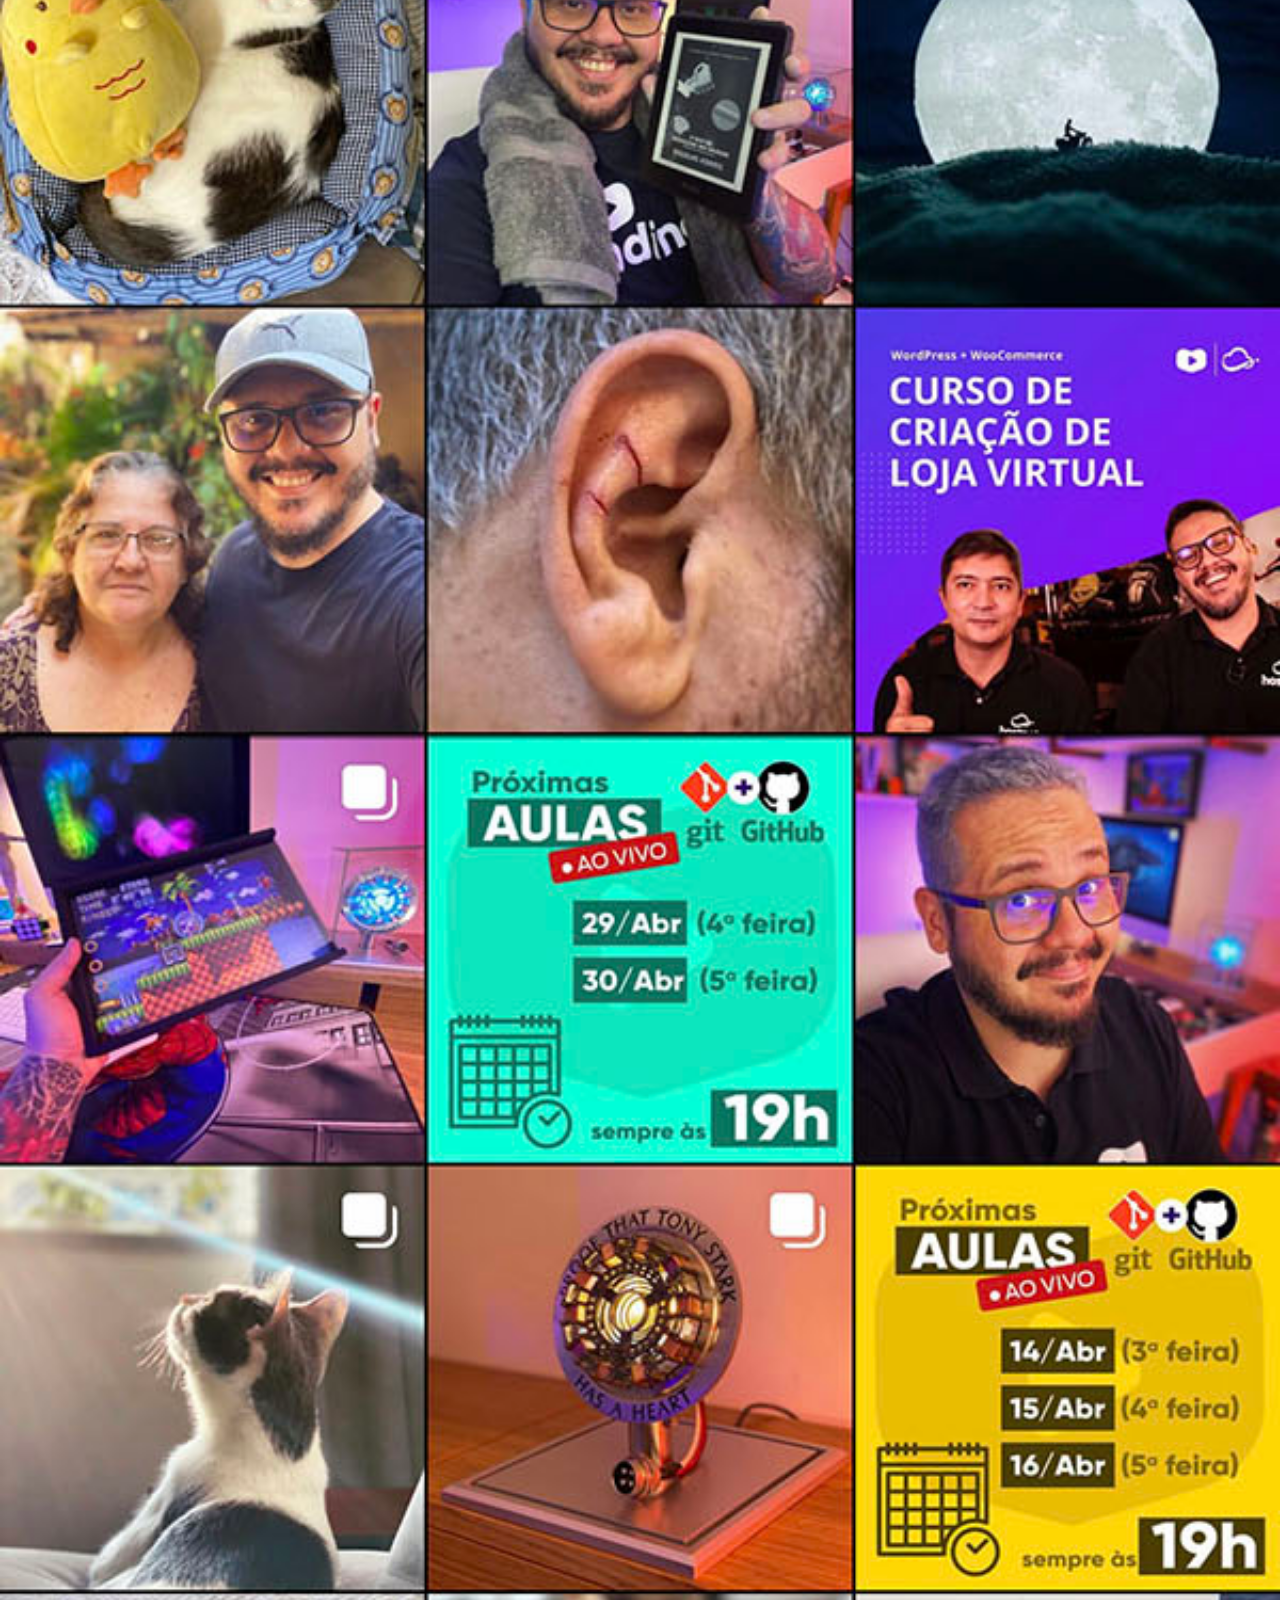
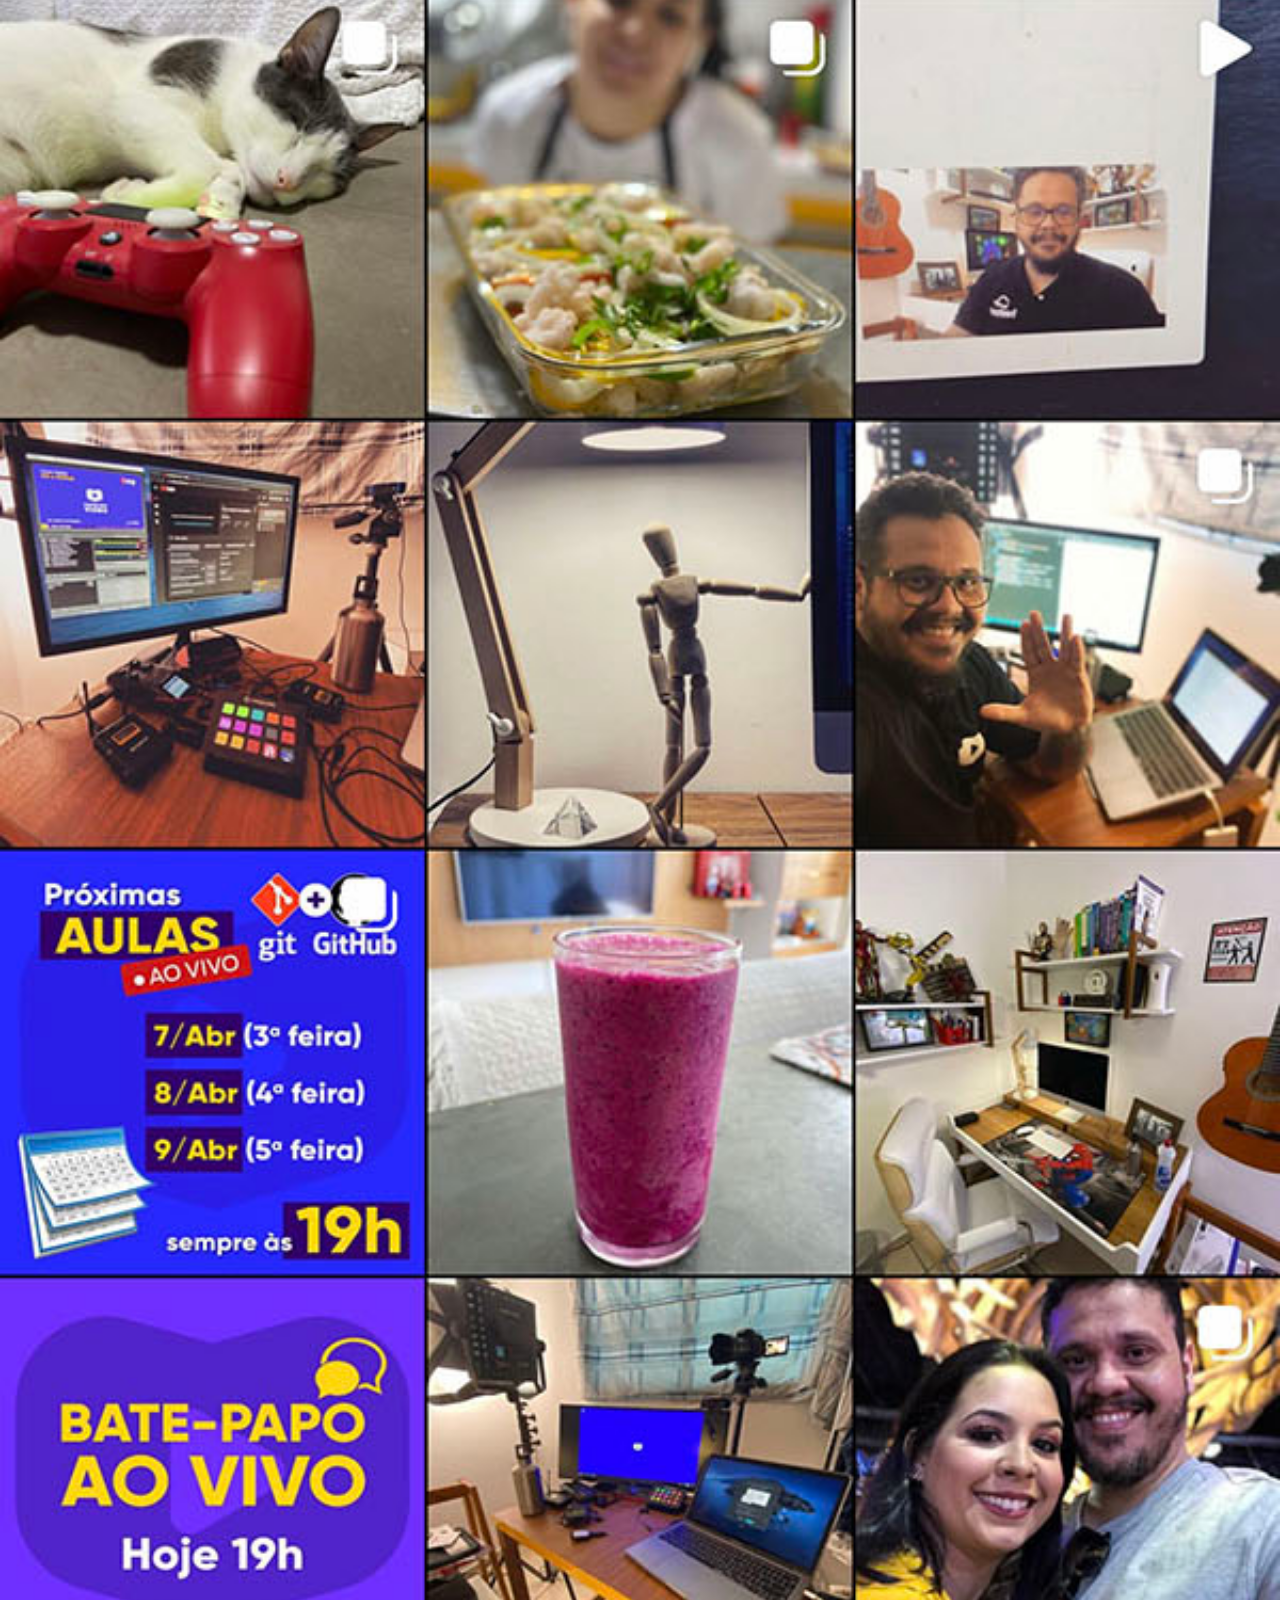
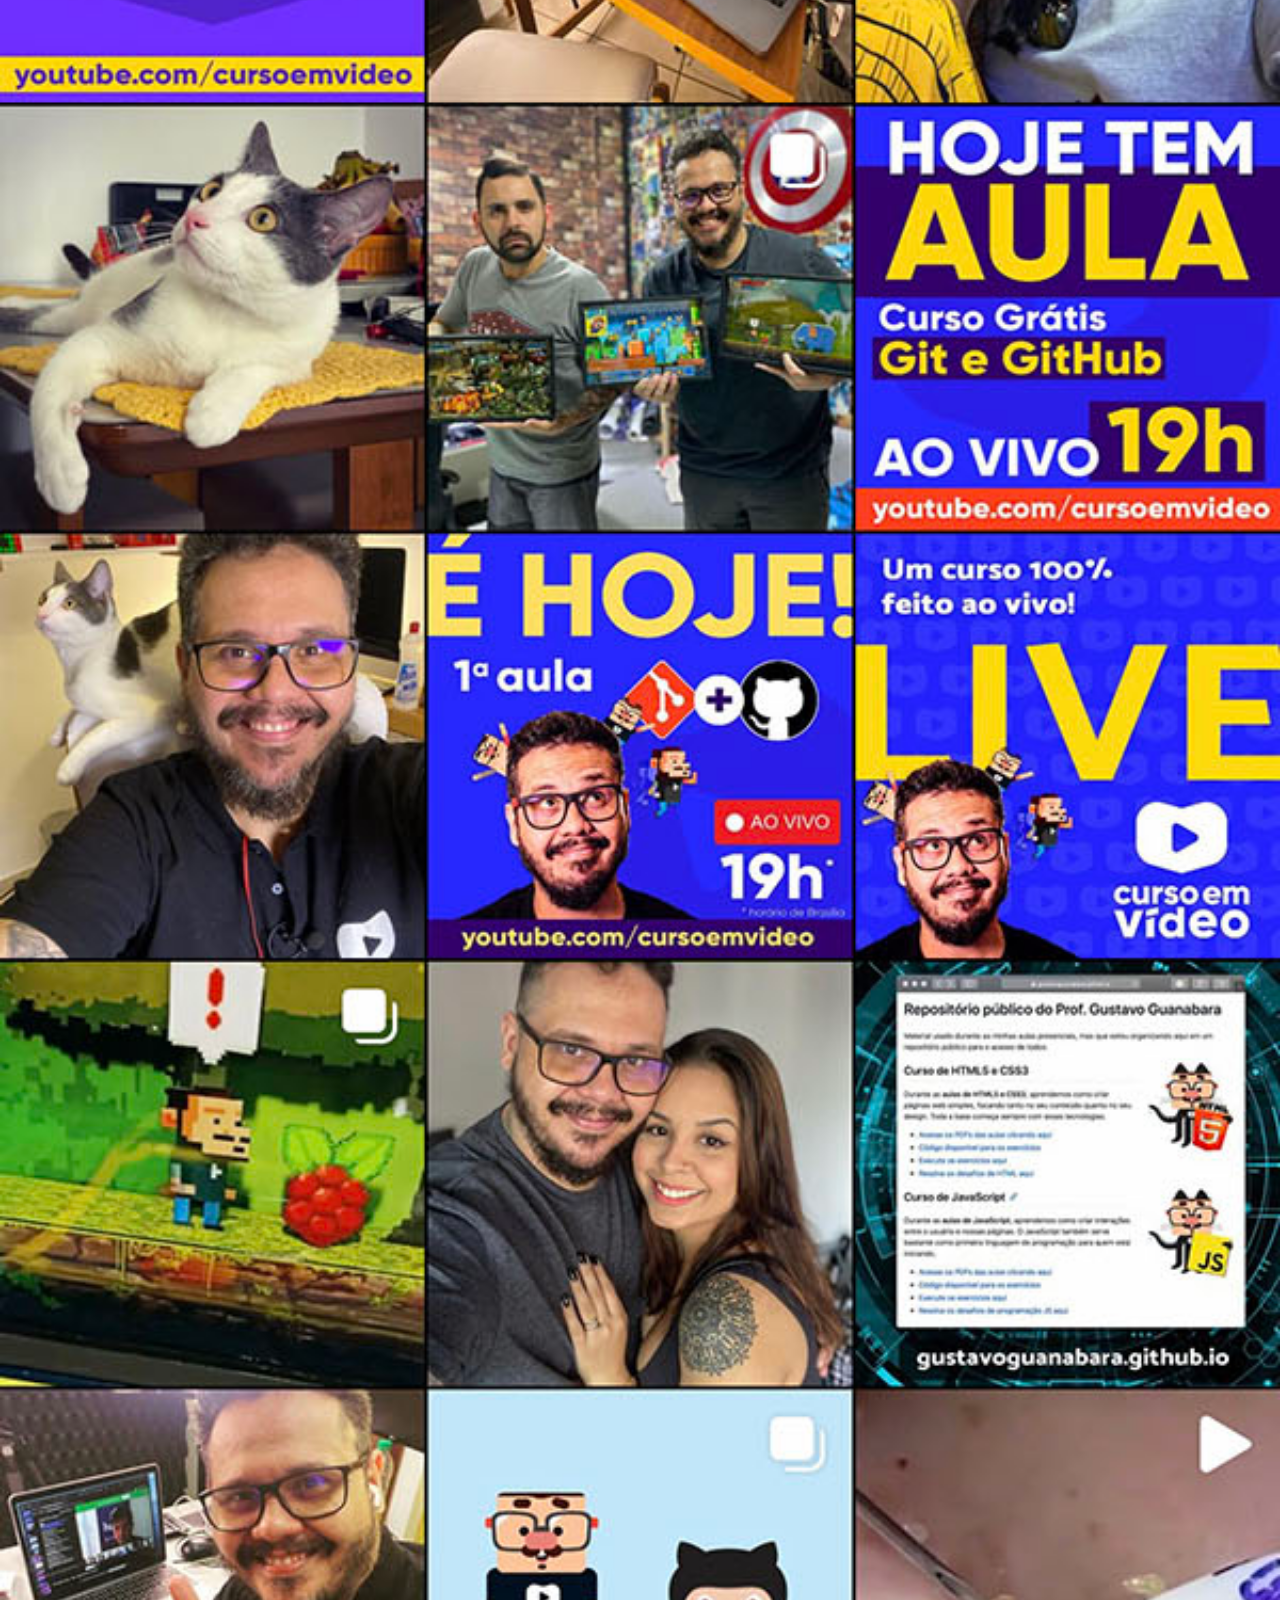
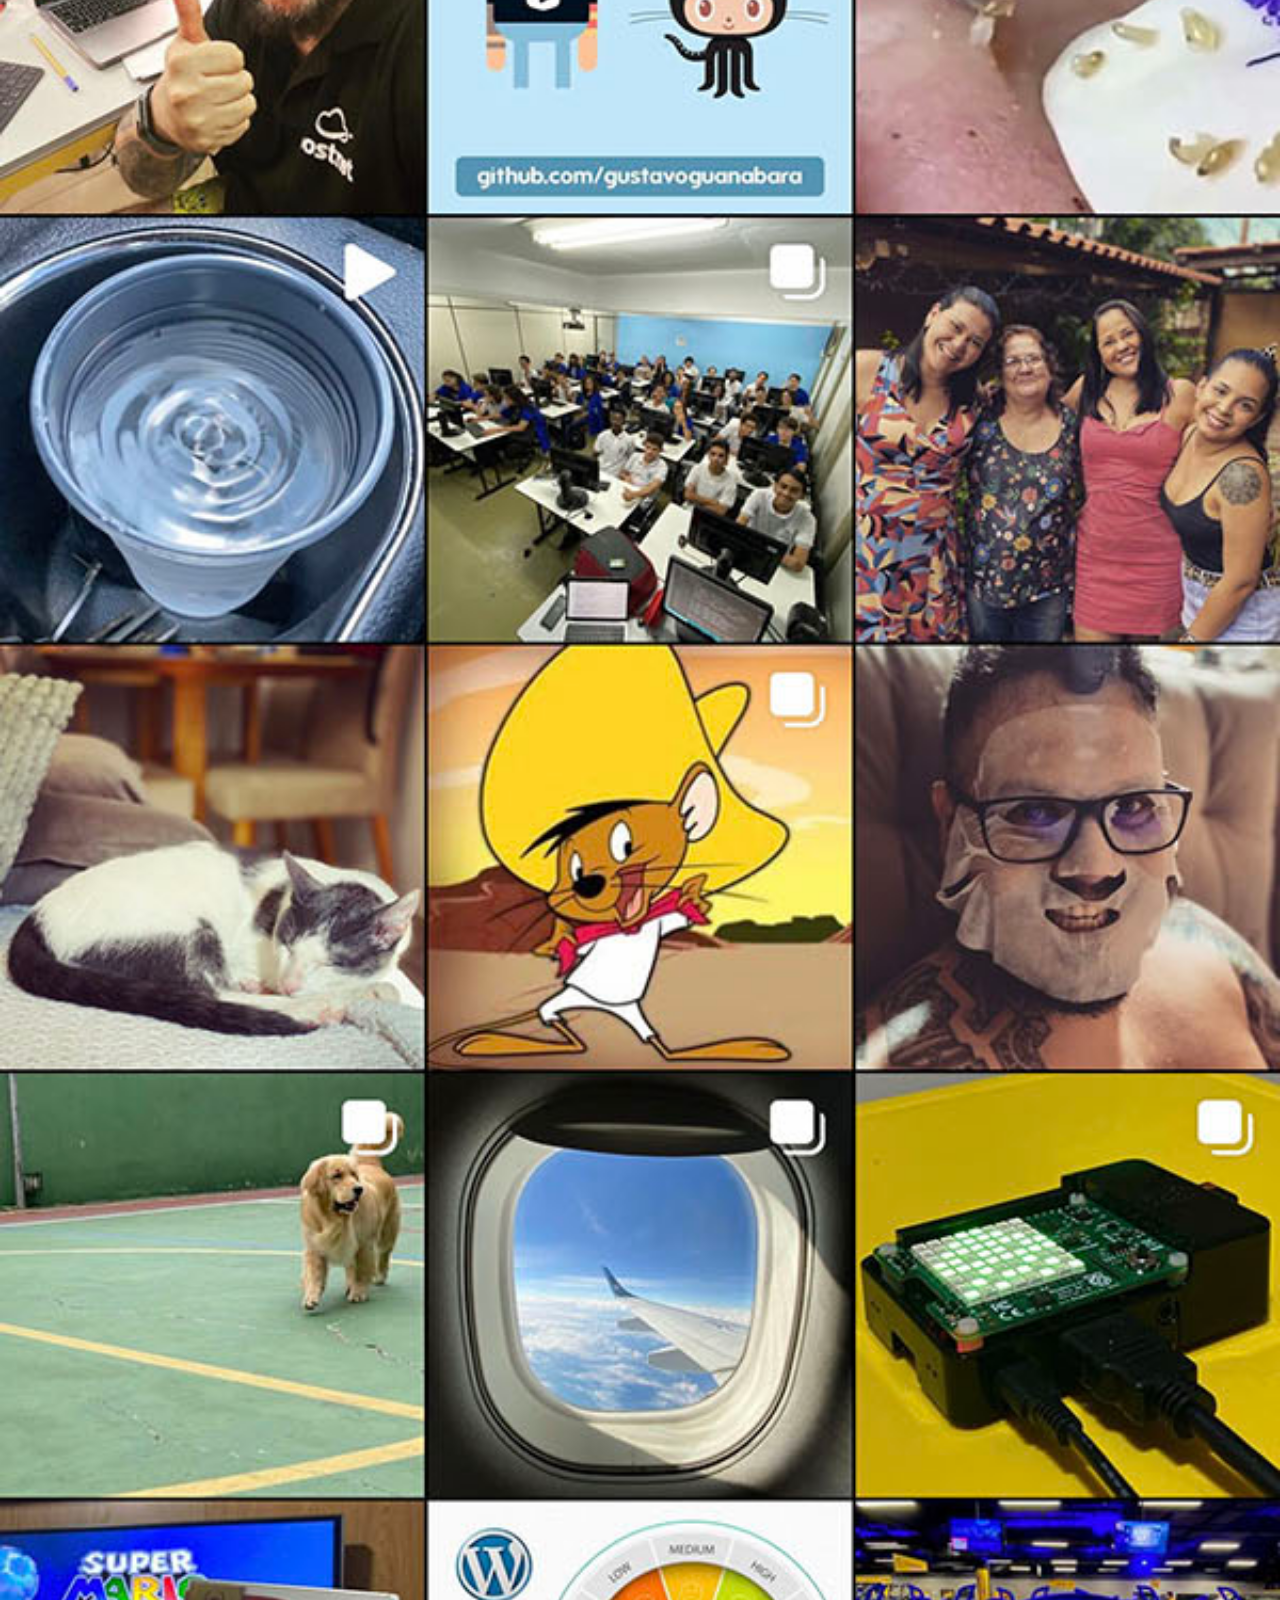
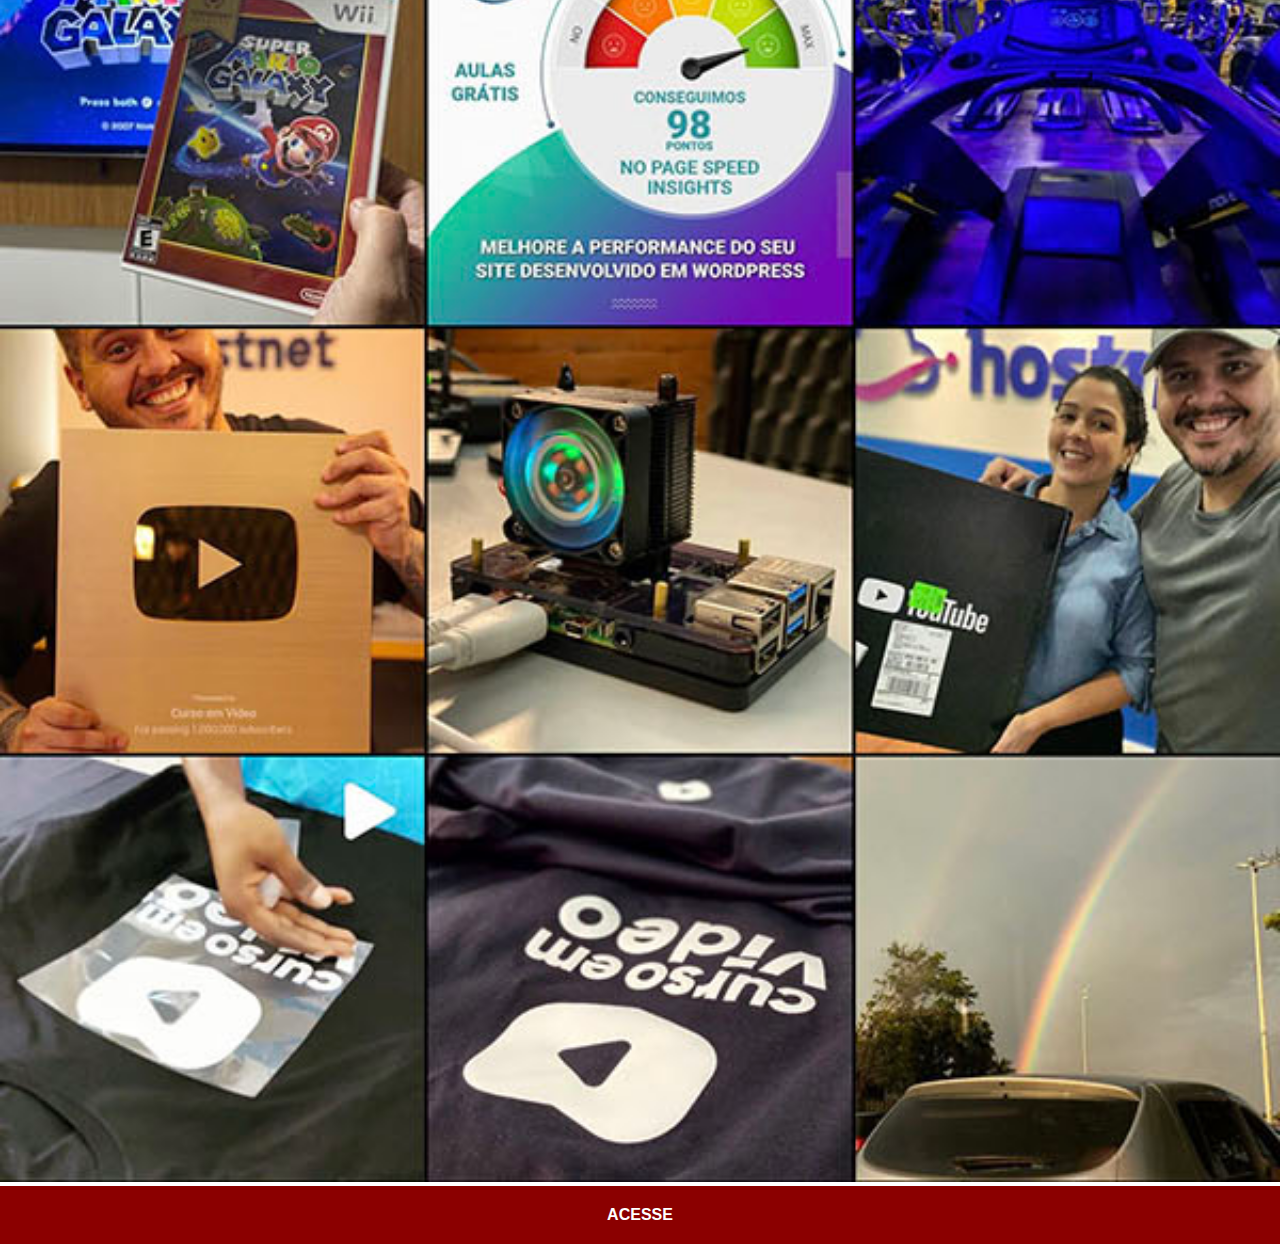
<file: instagram.html>
<!DOCTYPE html>
<html lang="pt-br">
<head>
    <meta charset="UTF-8">
    <meta name="viewport" content="width=device-width, initial-scale=1.0">
    <link rel="stylesheet" href="estilos/social.css">
    <title>Instagram</title>
</head>
<body>
    <img src="imagens/tela-instagram.jpg" alt="Instagram">
    <a href="https://www.instagram.com/gustavoguanabara/" target="_blank">ACESSE</a>
    
</body>
</html>
</file>
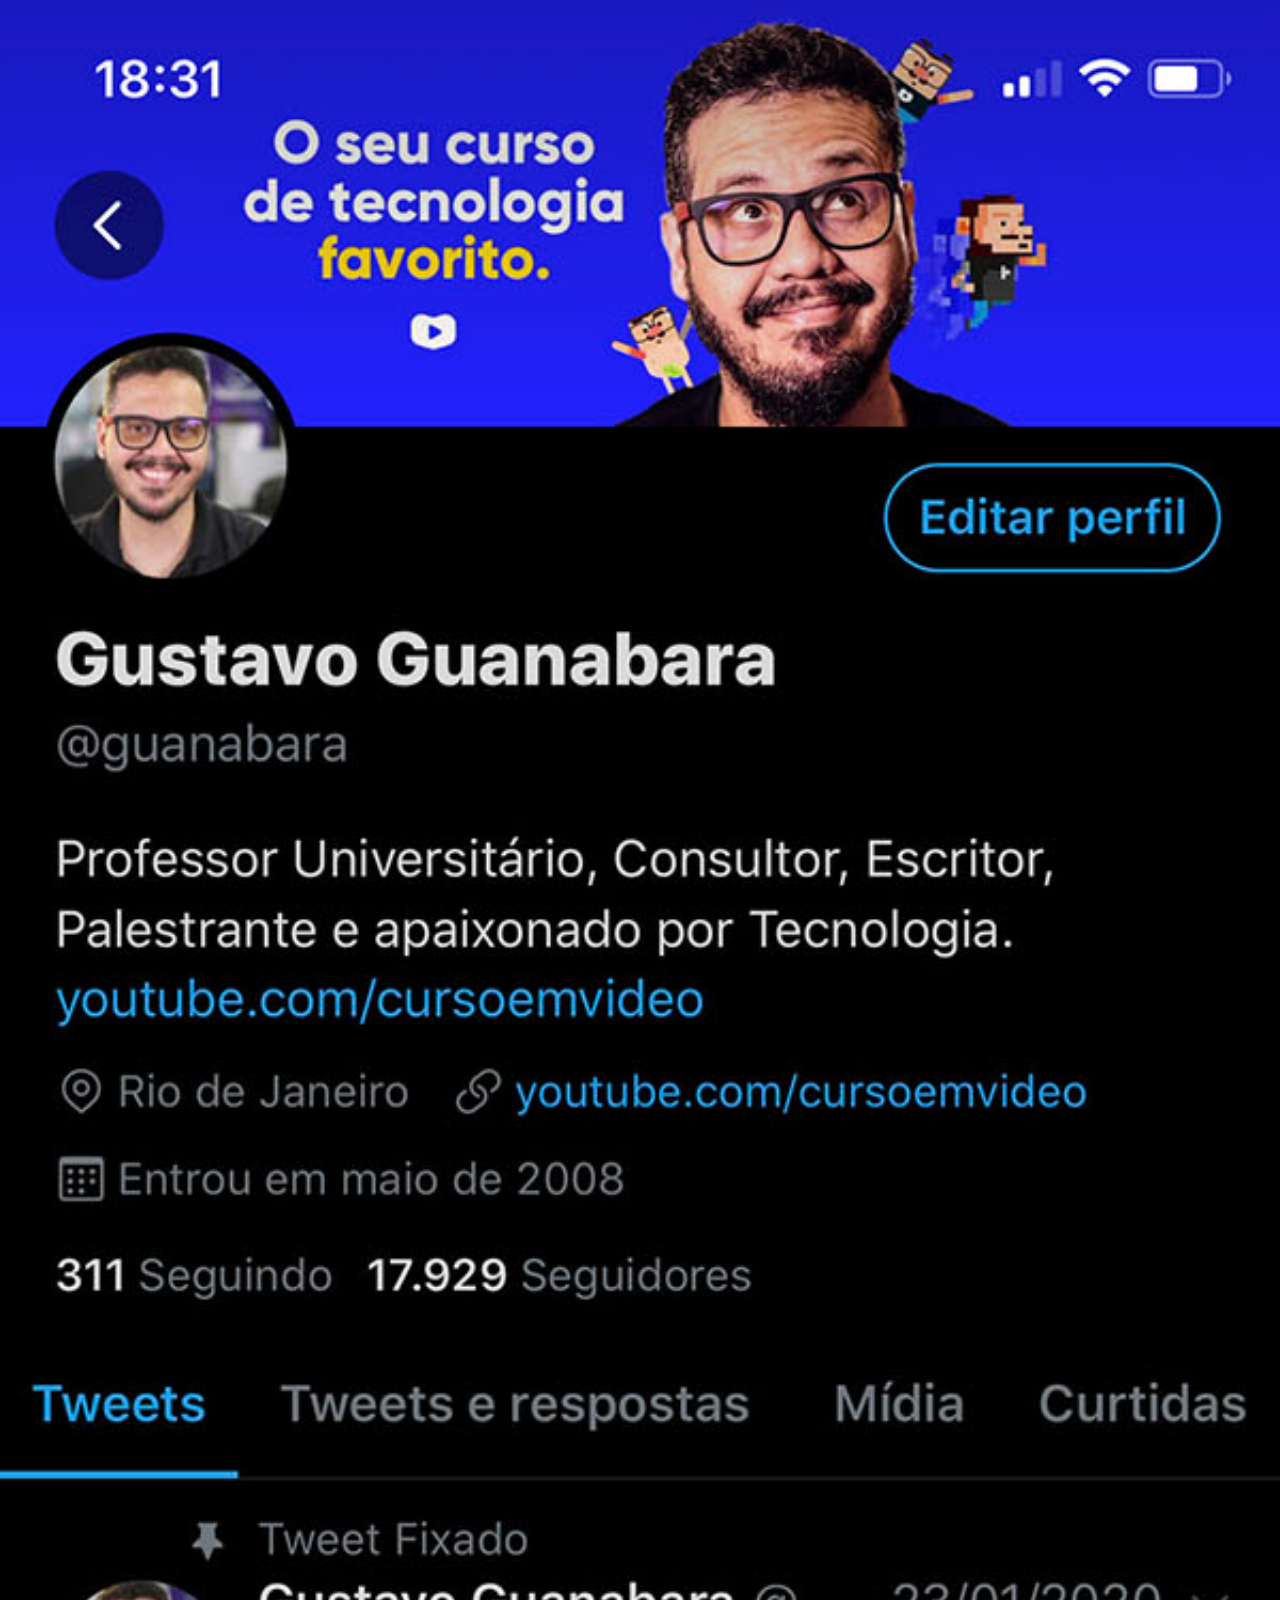
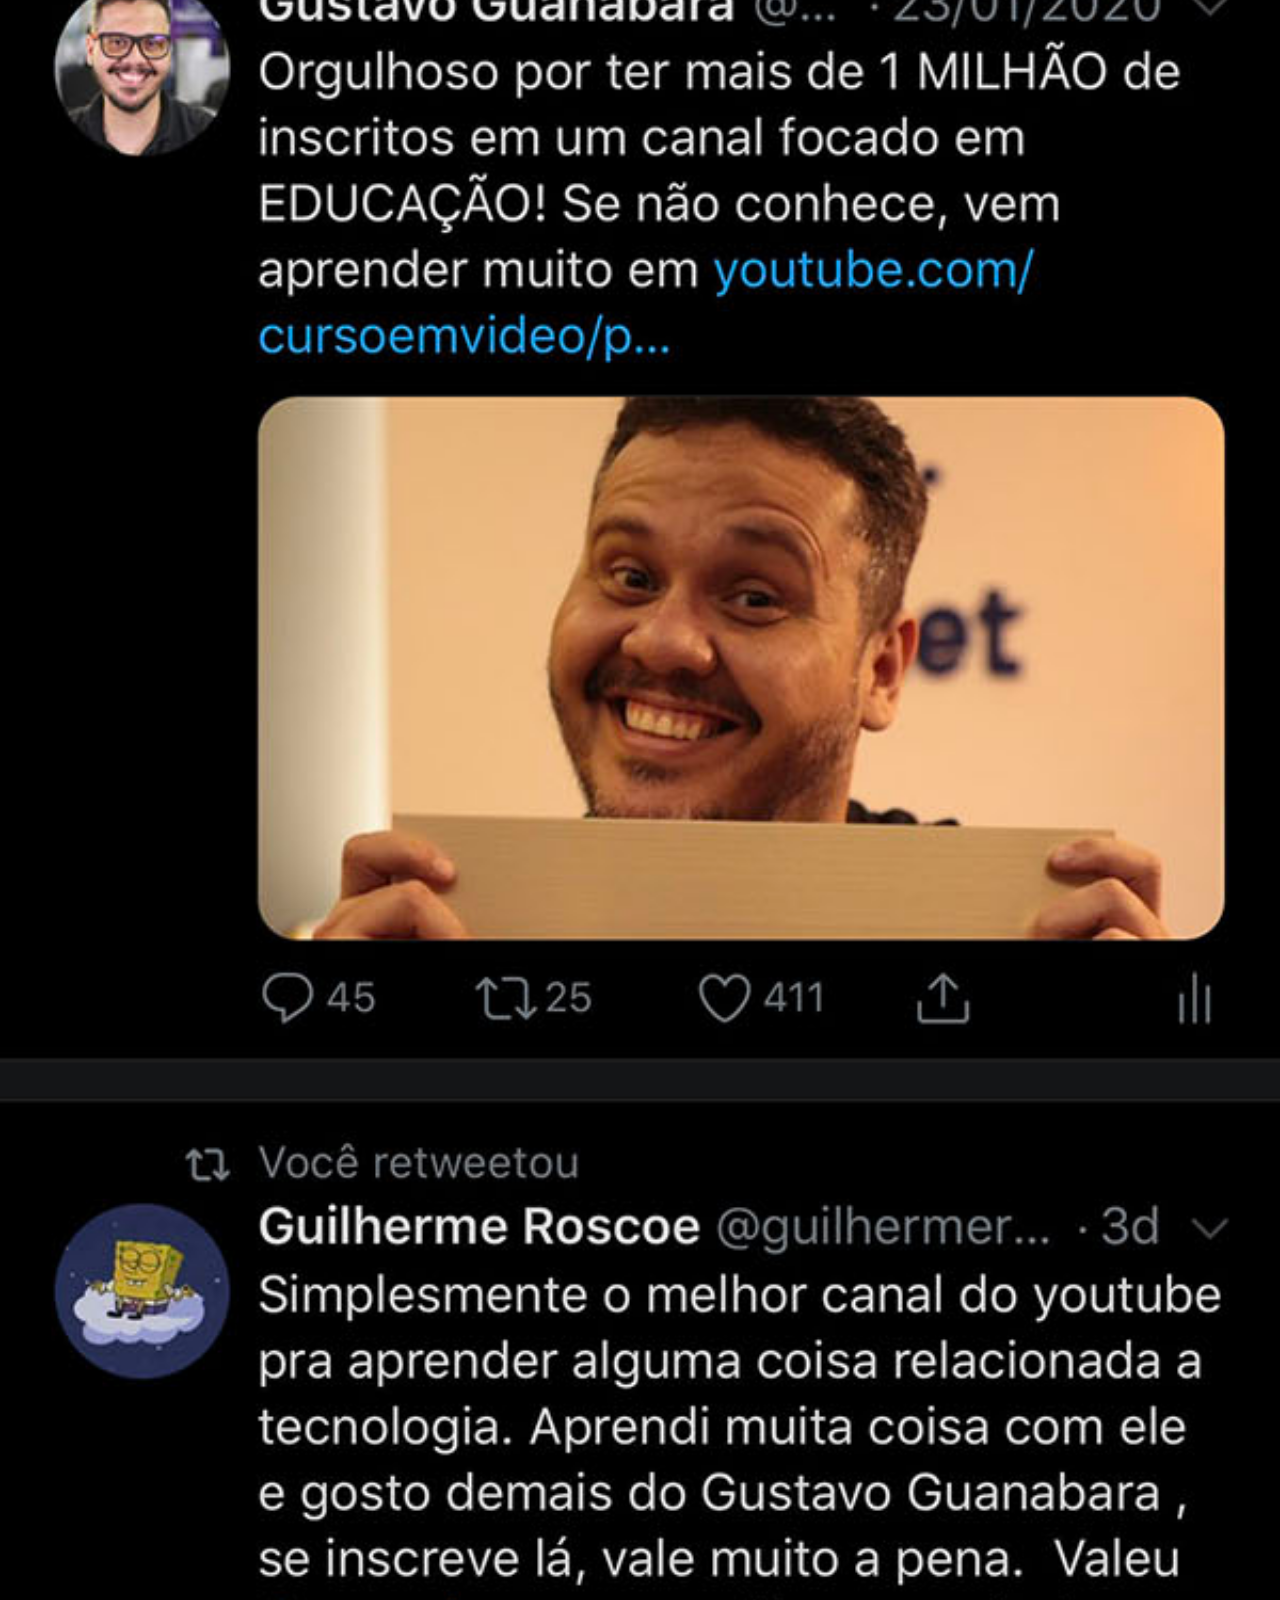
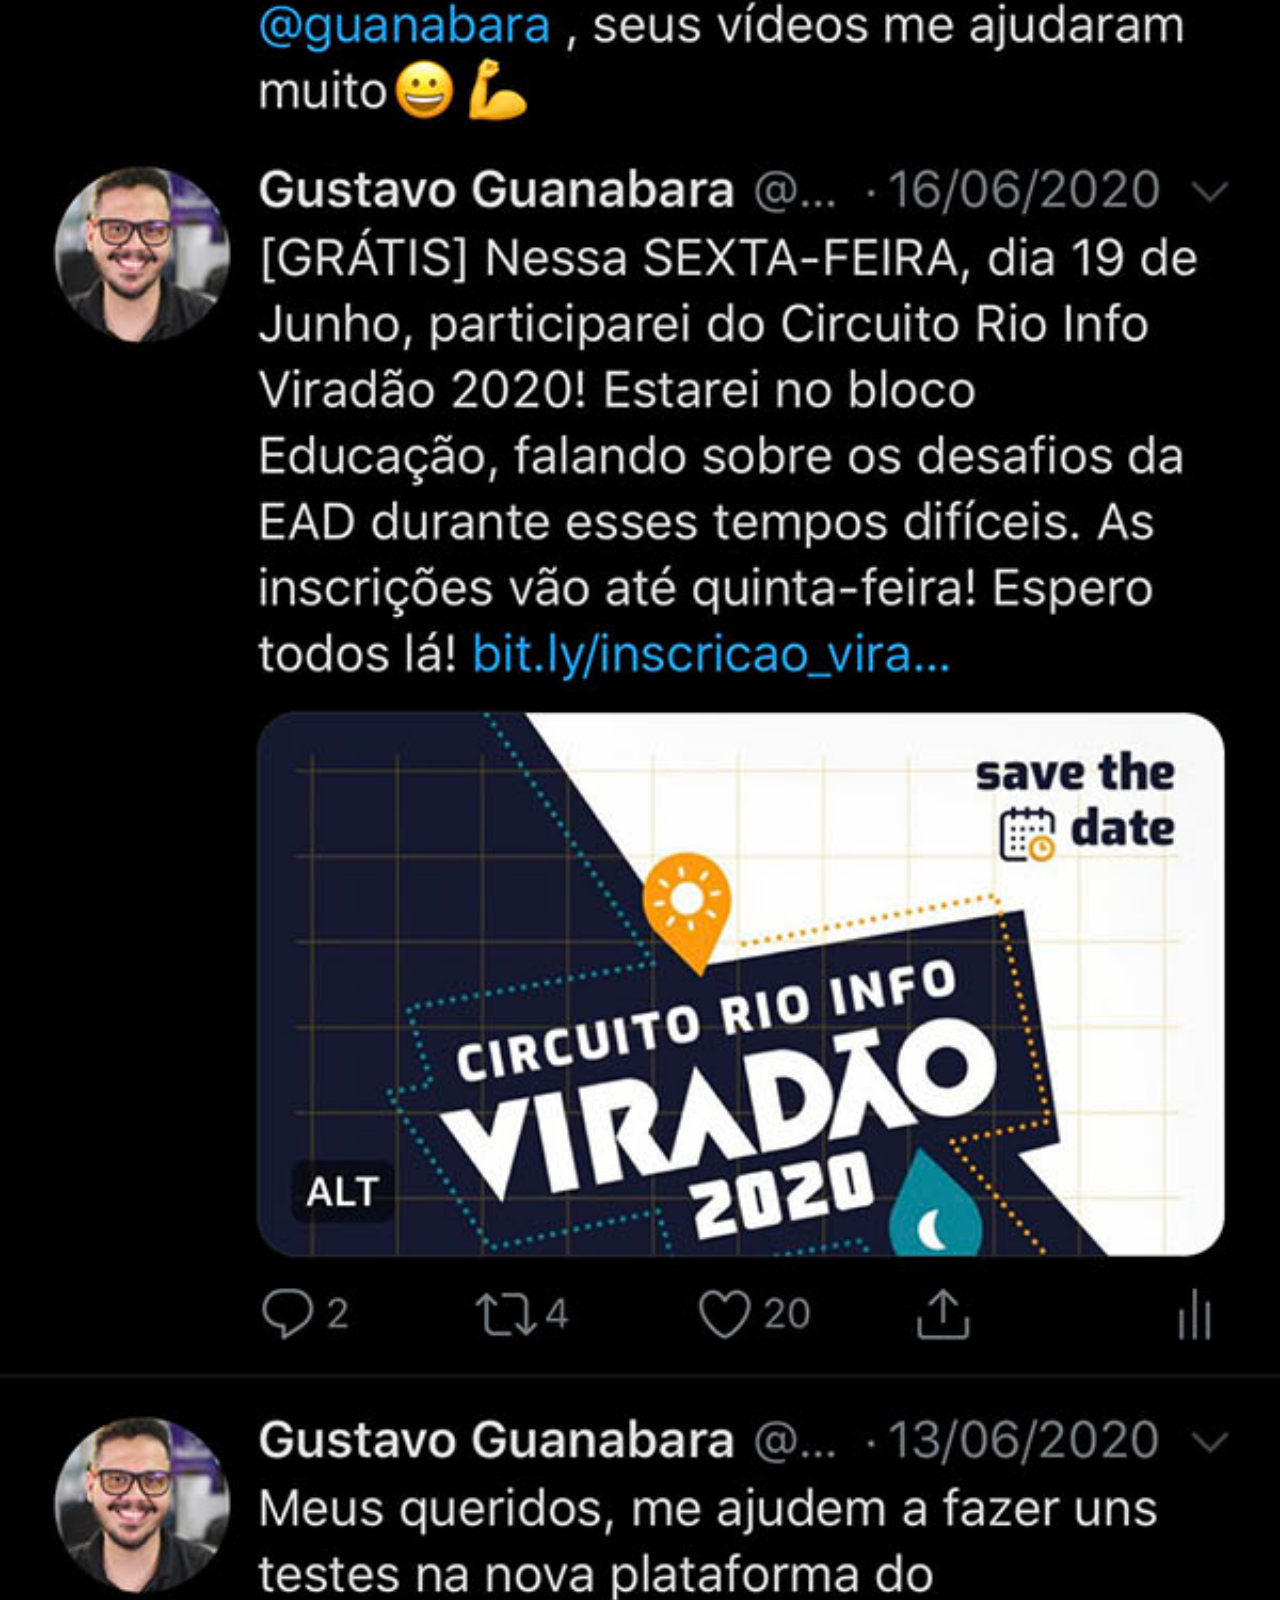
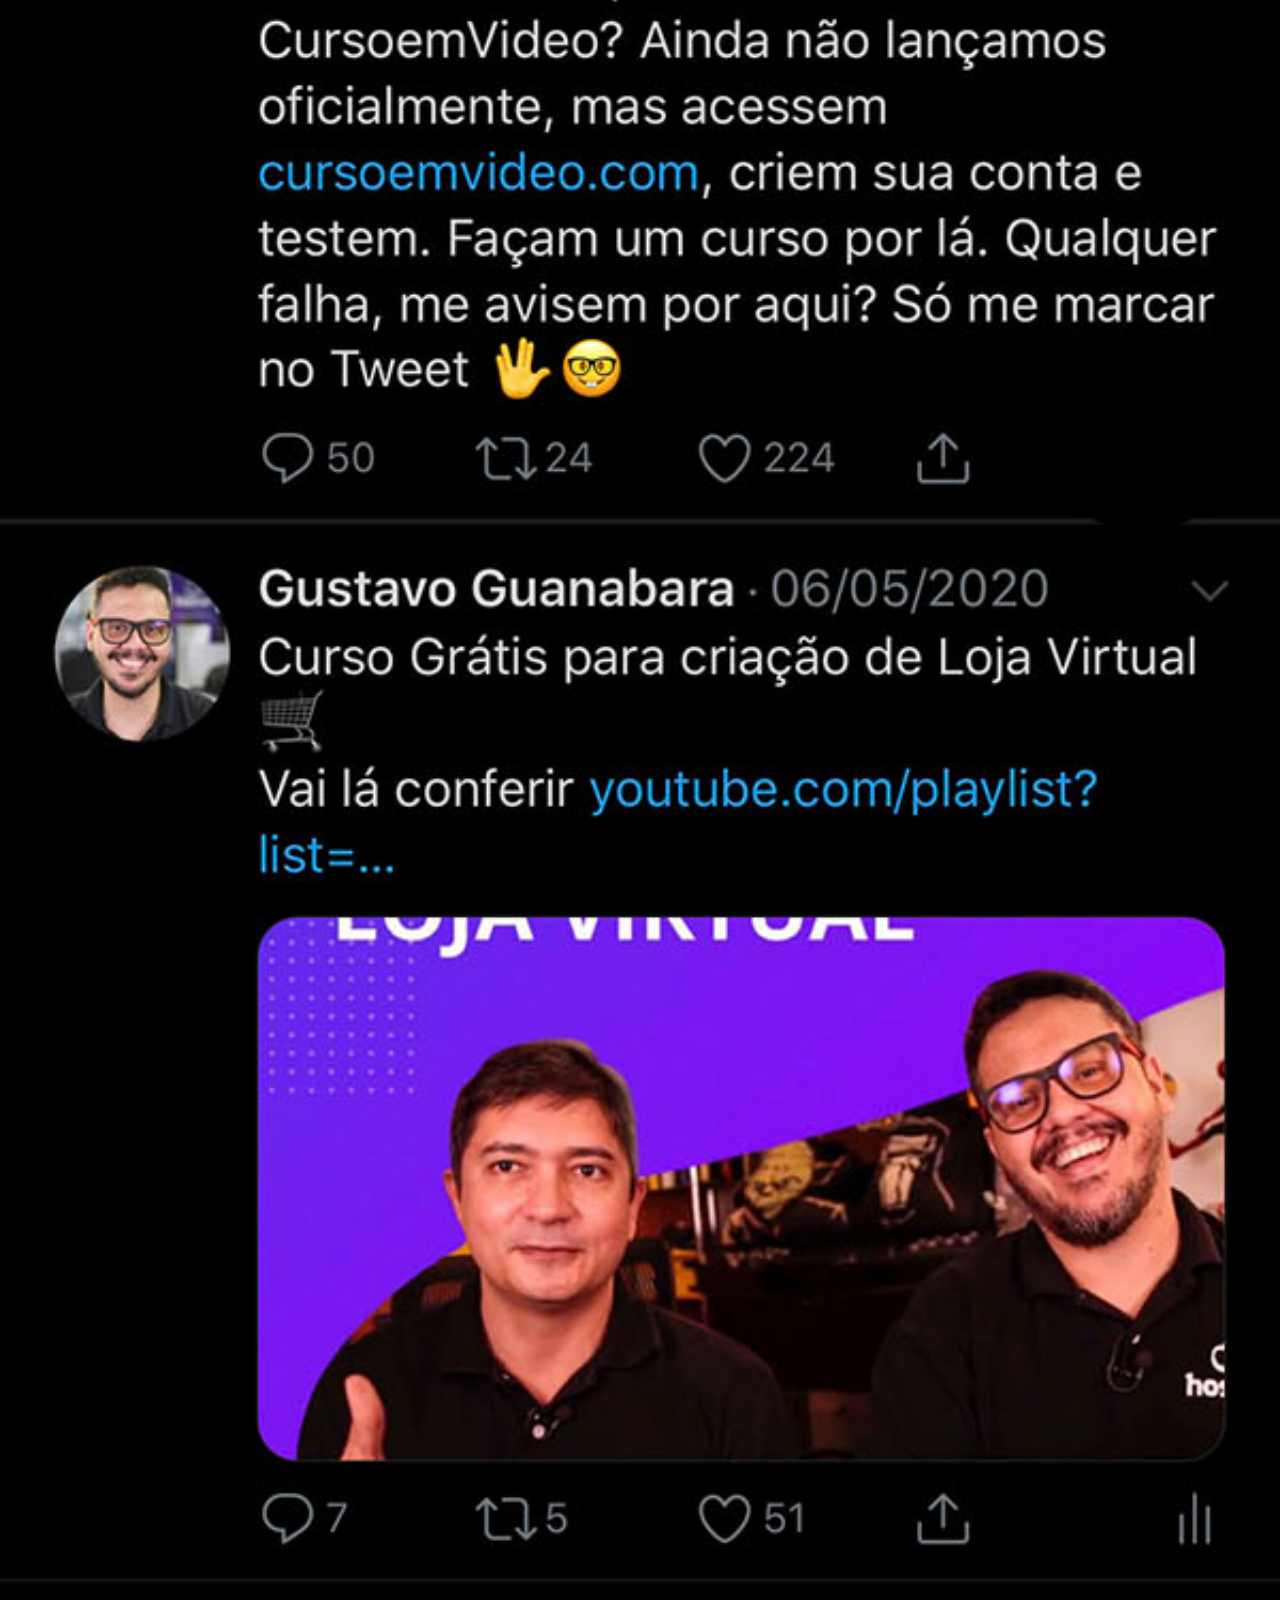
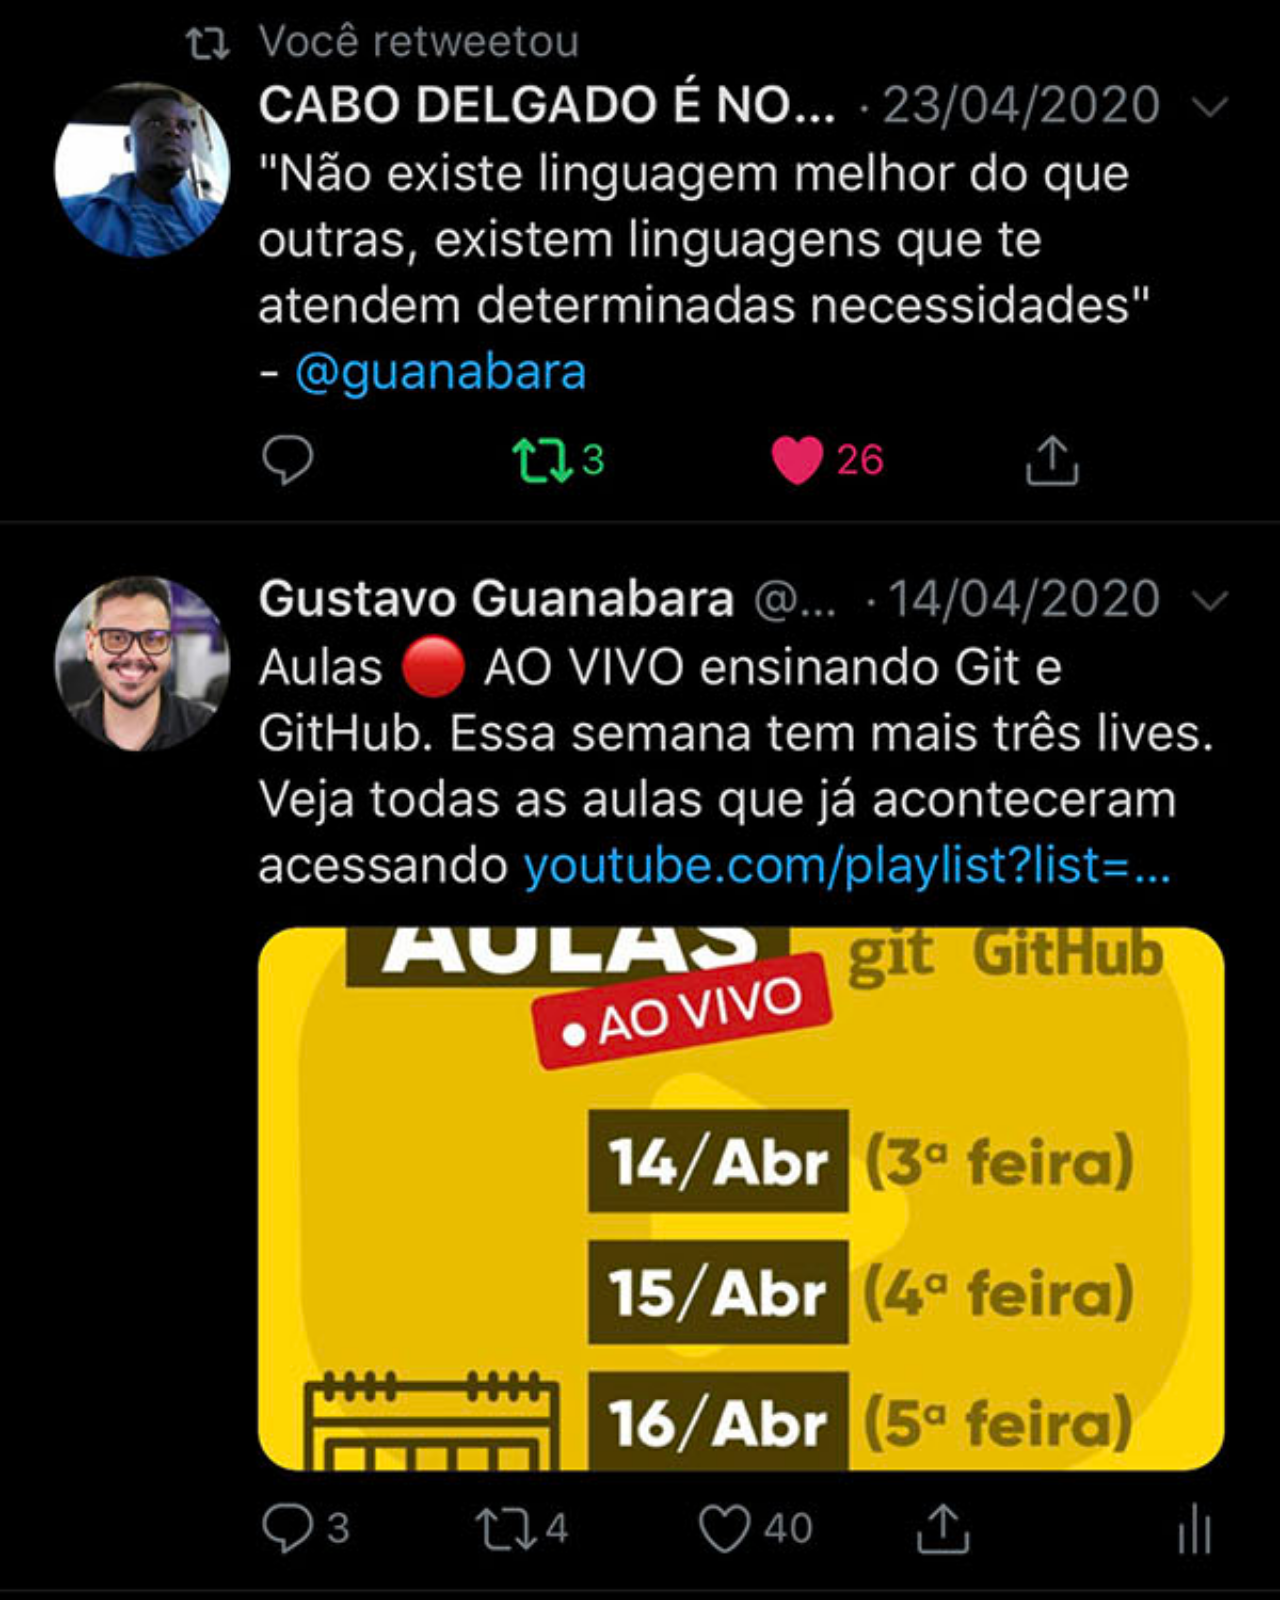
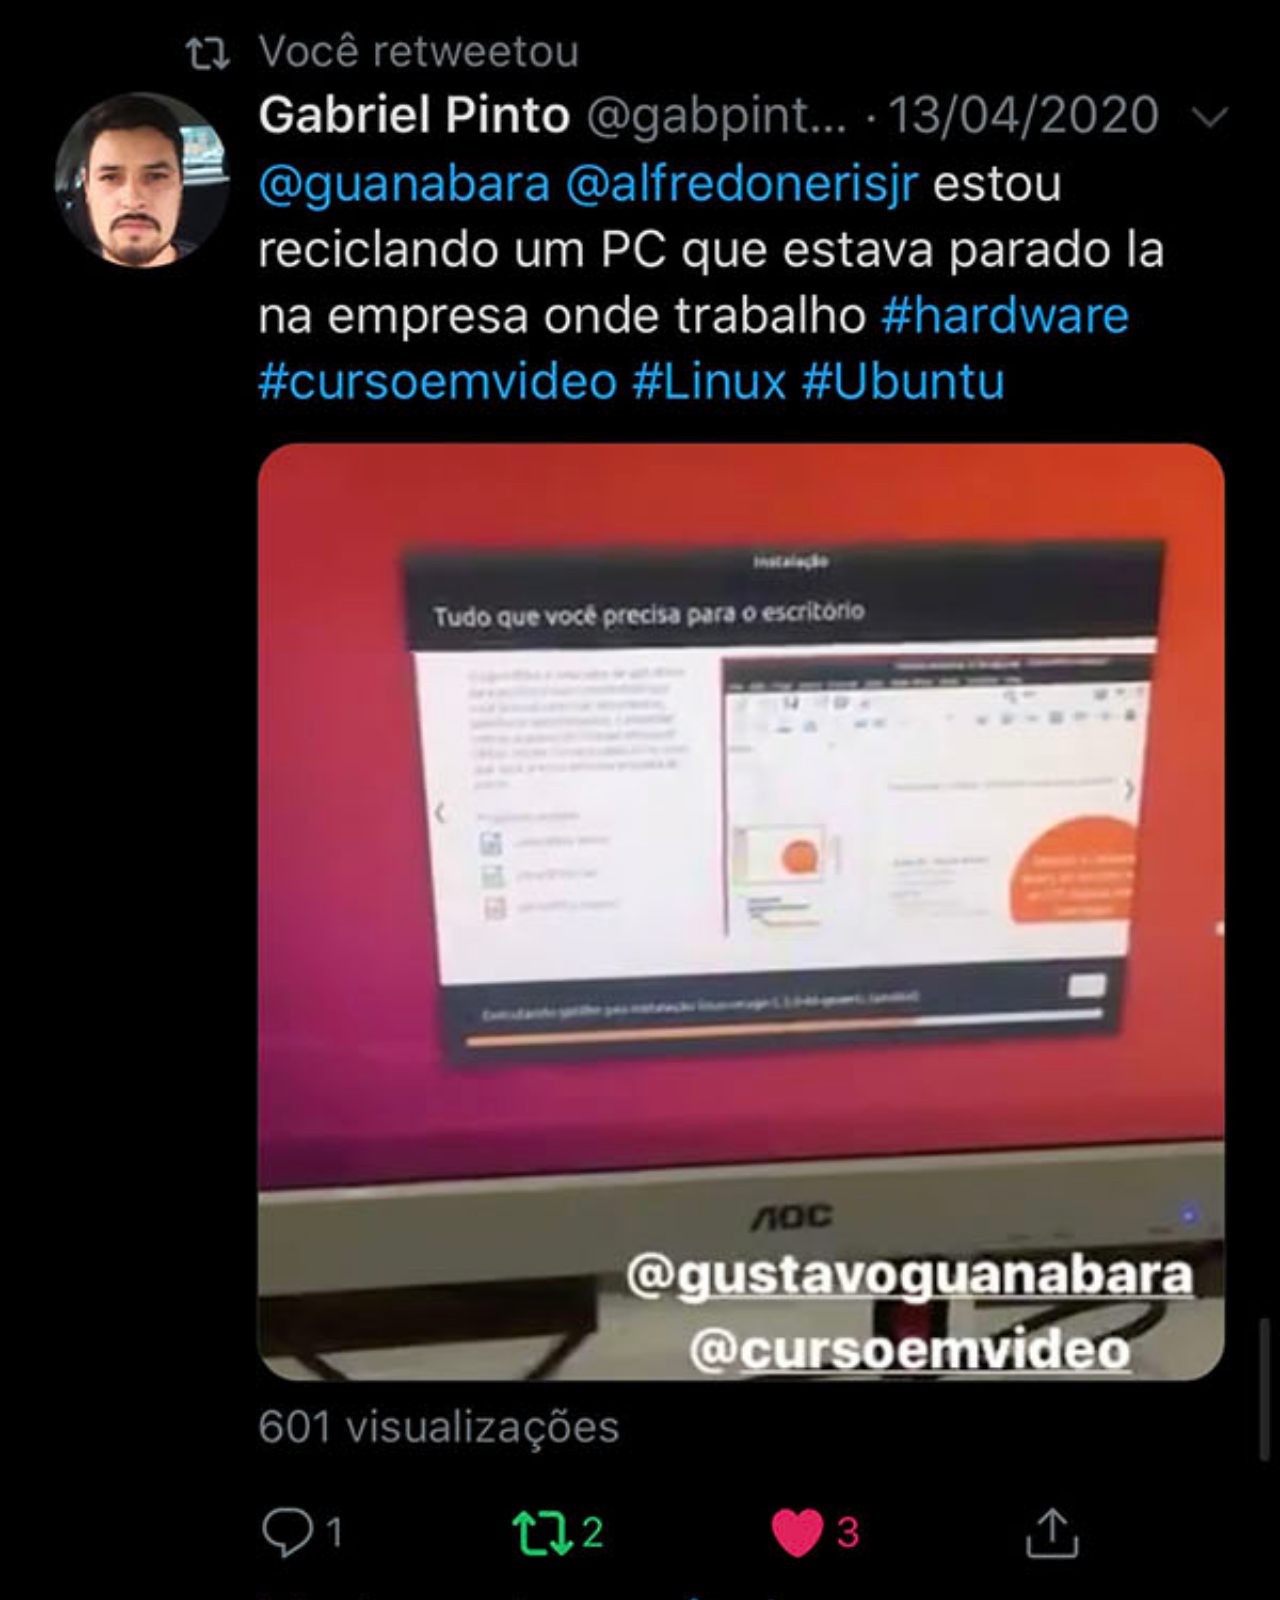
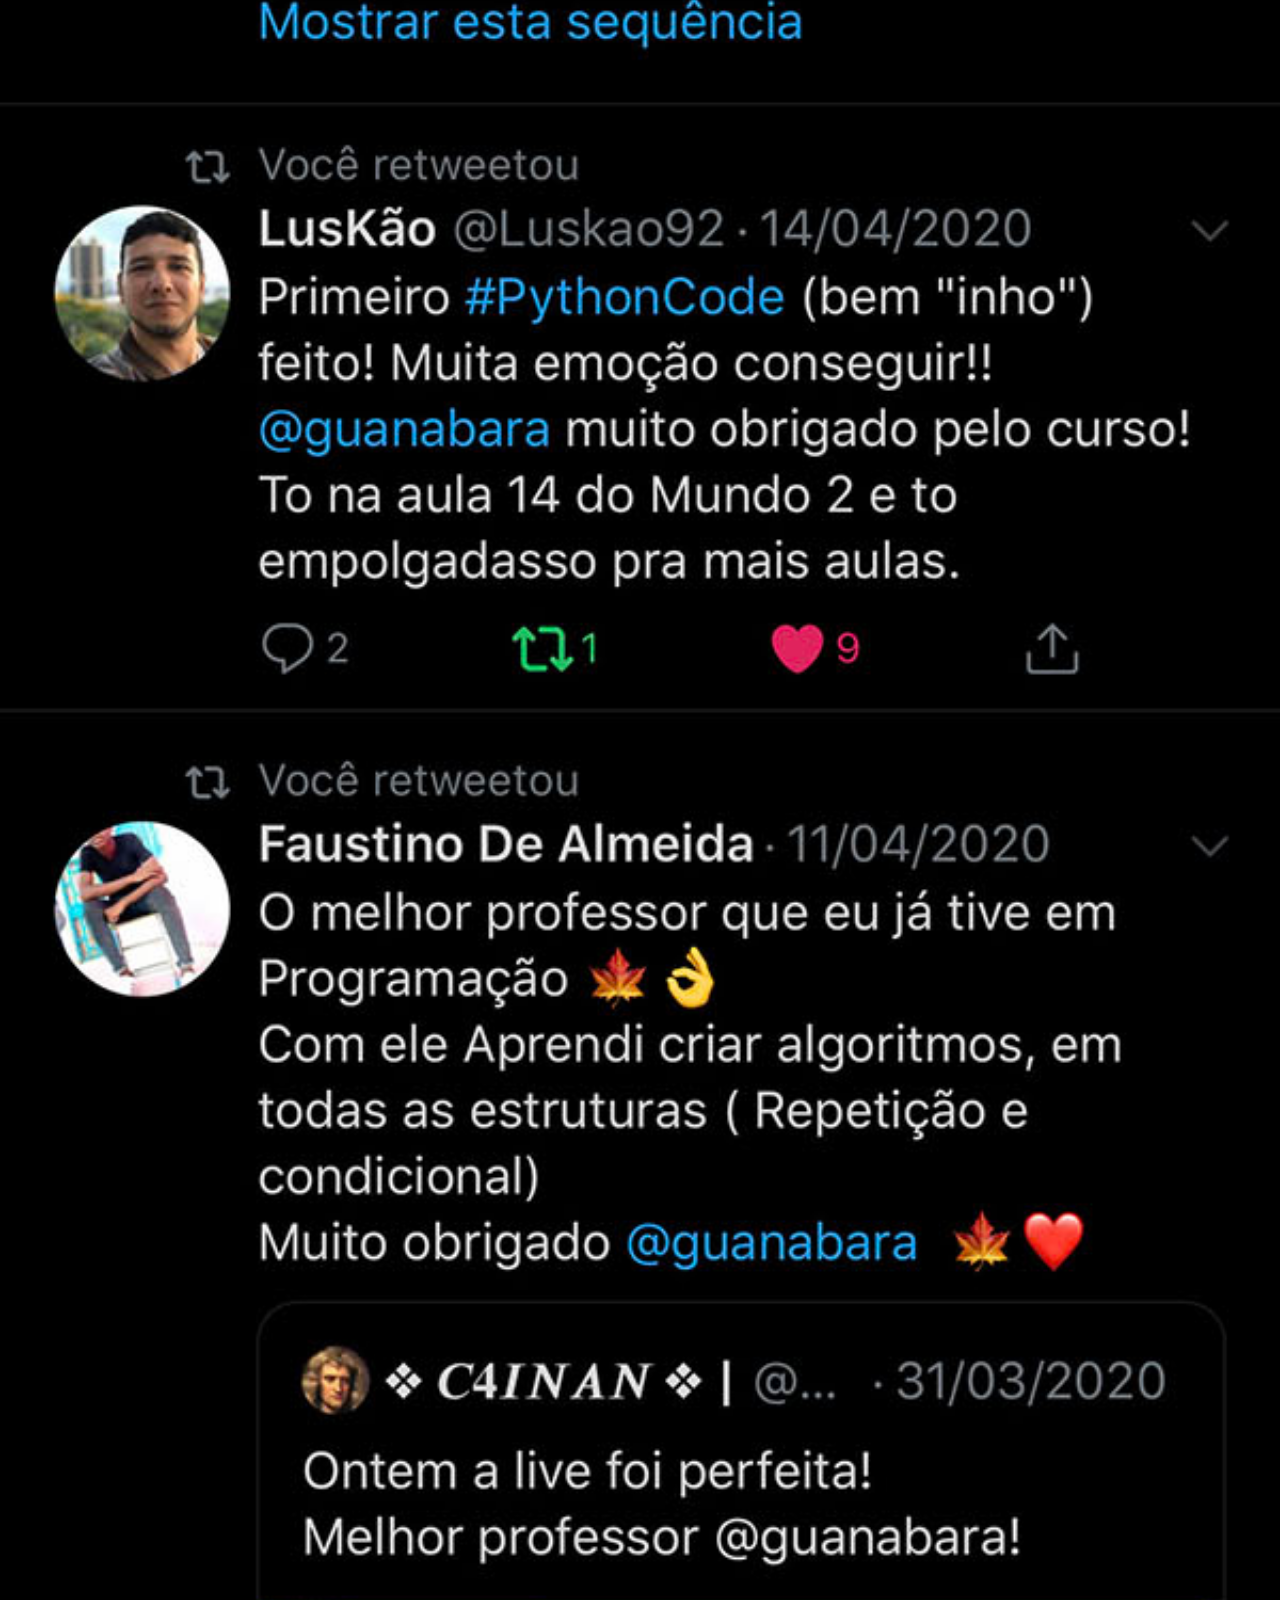
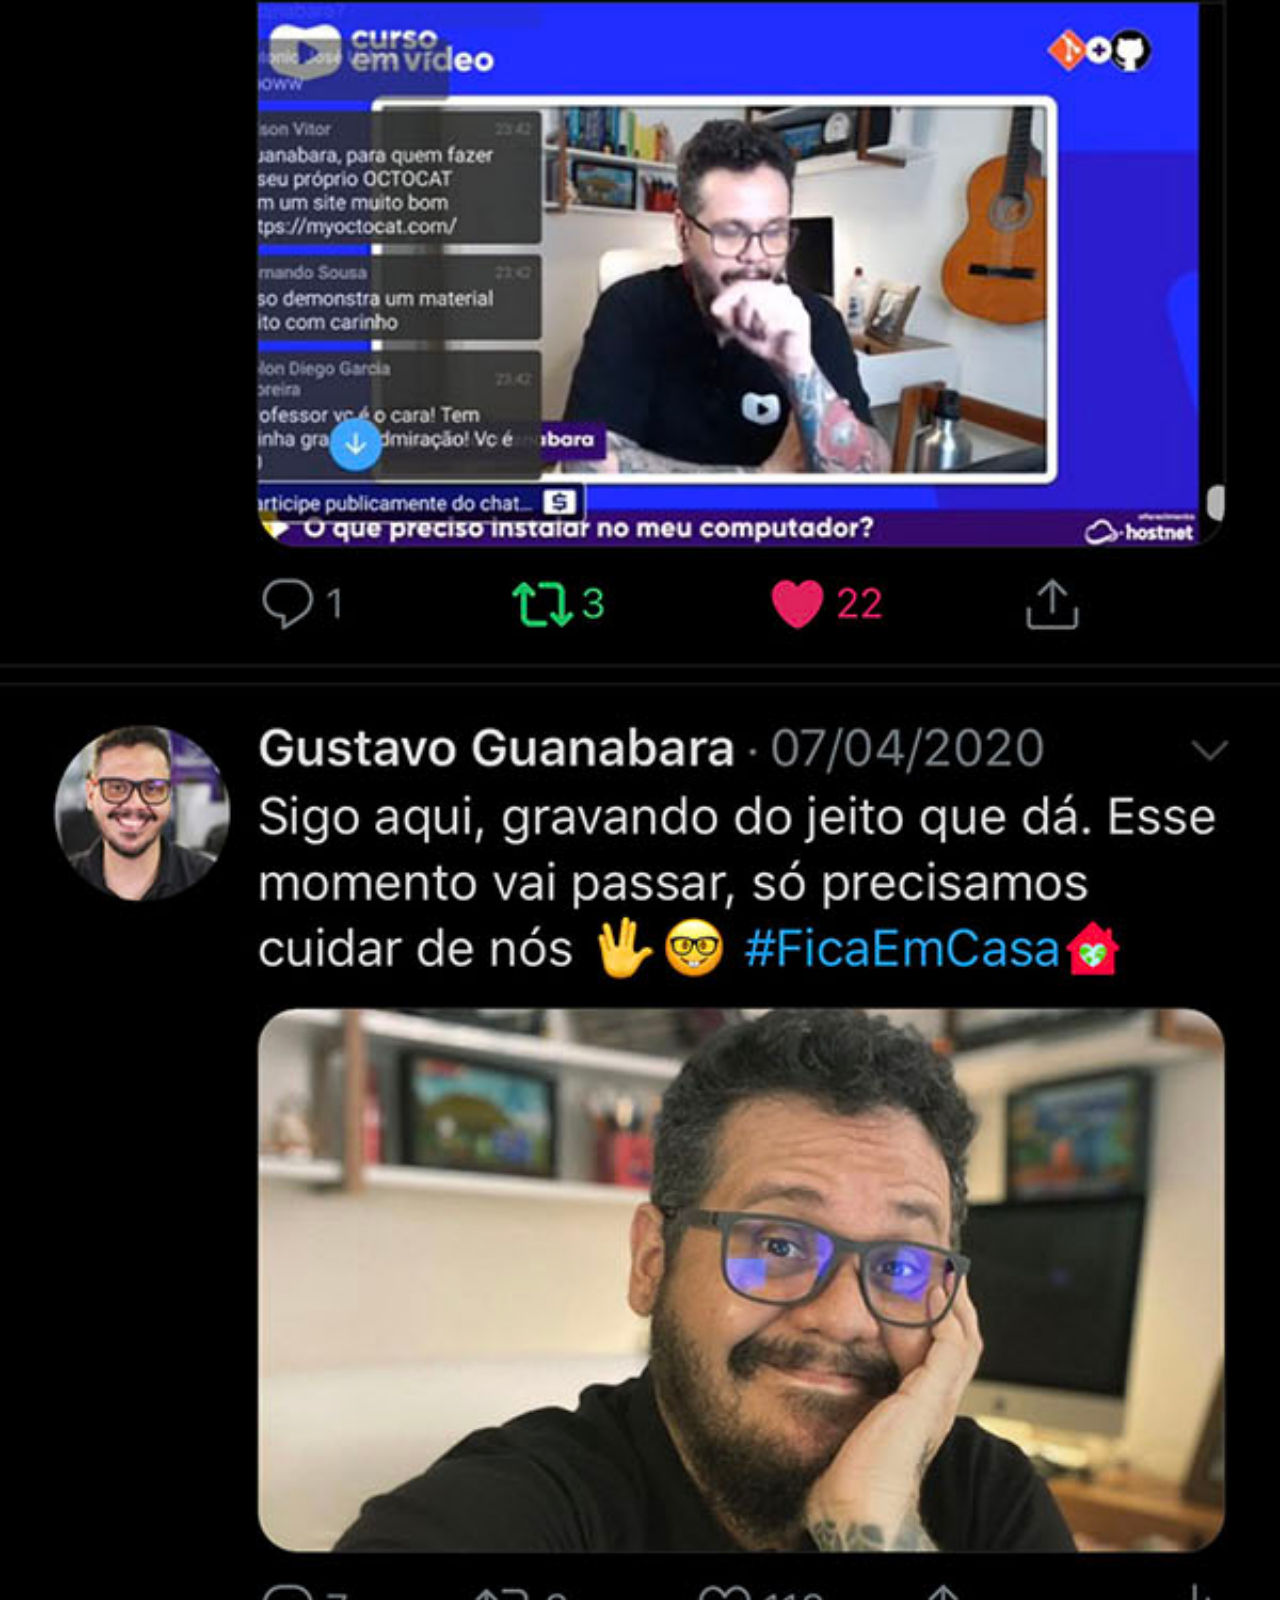
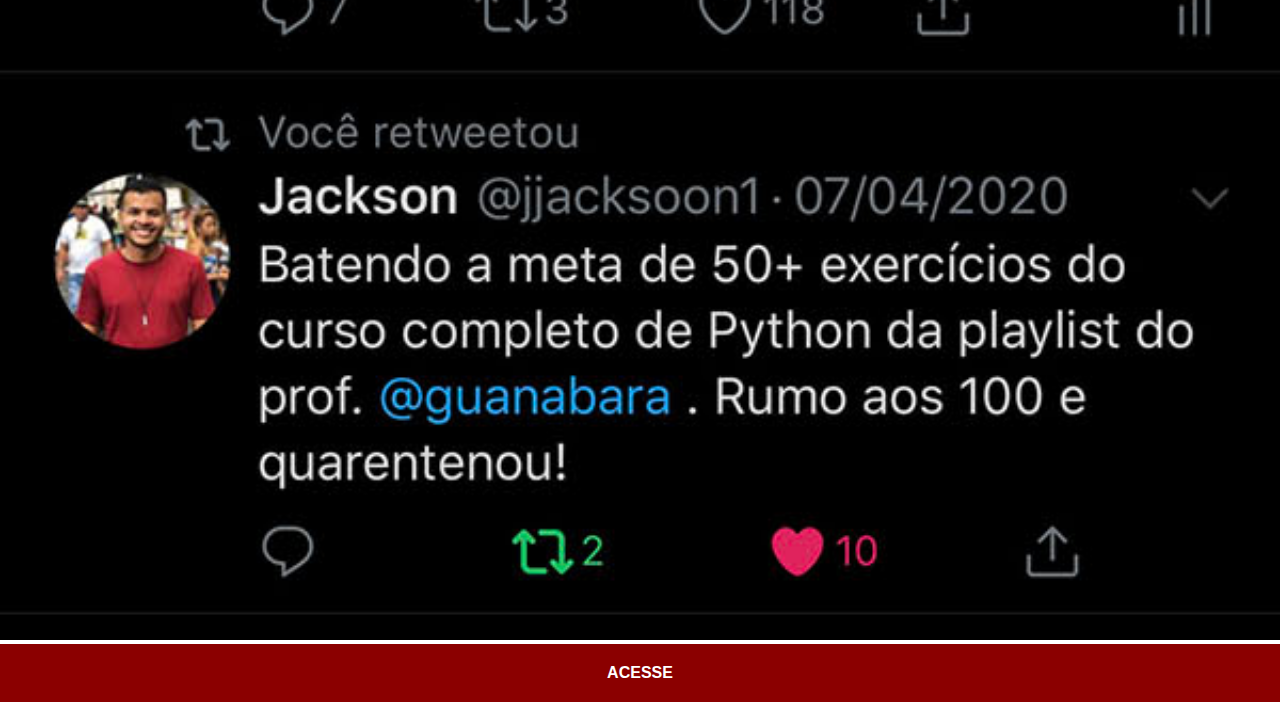
<file: twitter.html>
<!DOCTYPE html>
<html lang="pt-br">
<head>
    <meta charset="UTF-8">
    <meta name="viewport" content="width=device-width, initial-scale=1.0">
    <link rel="stylesheet" href="estilos/social.css">
    <title>twitter</title>
</head>
<body>
    <img src="imagens/tela-twitter.jpg" alt="twitter">
    <a href="https://twitter.com/guanabara" target="_blank">ACESSE</a>

    
</body>
</html>
</file>
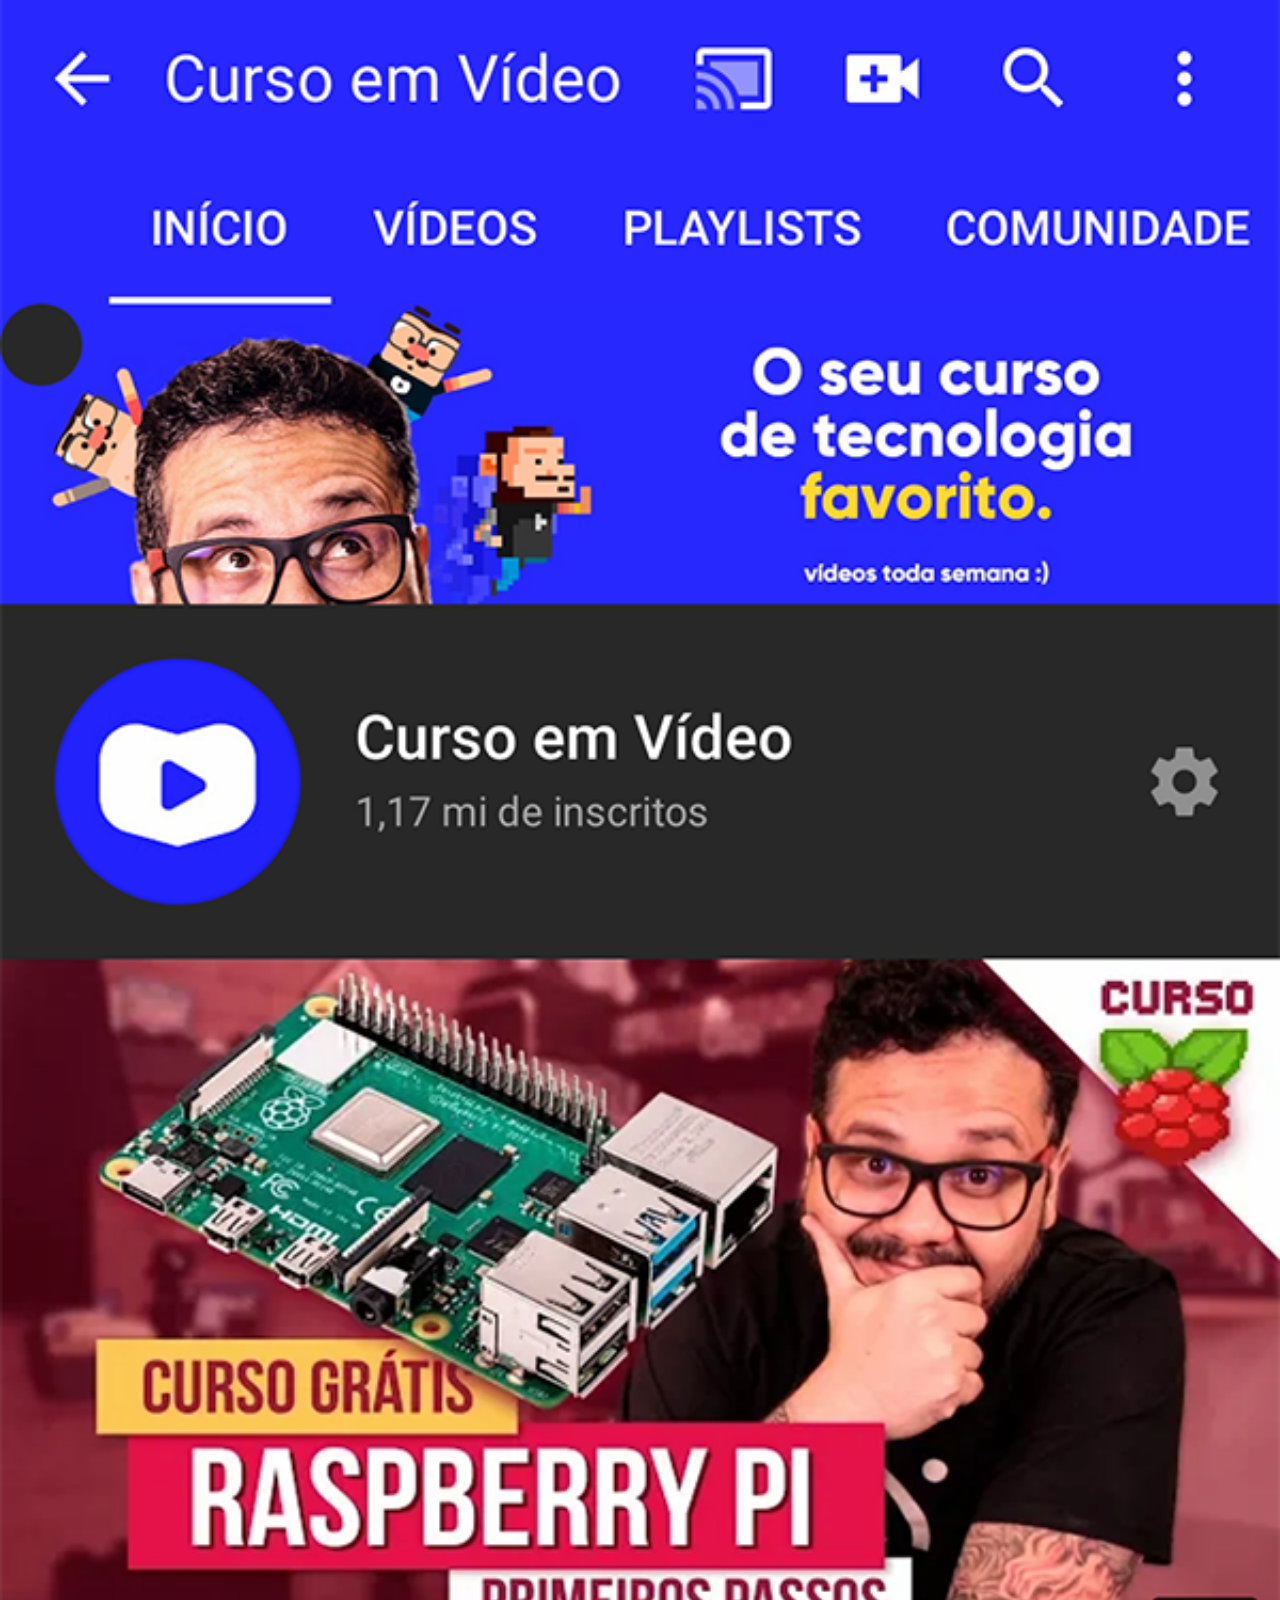
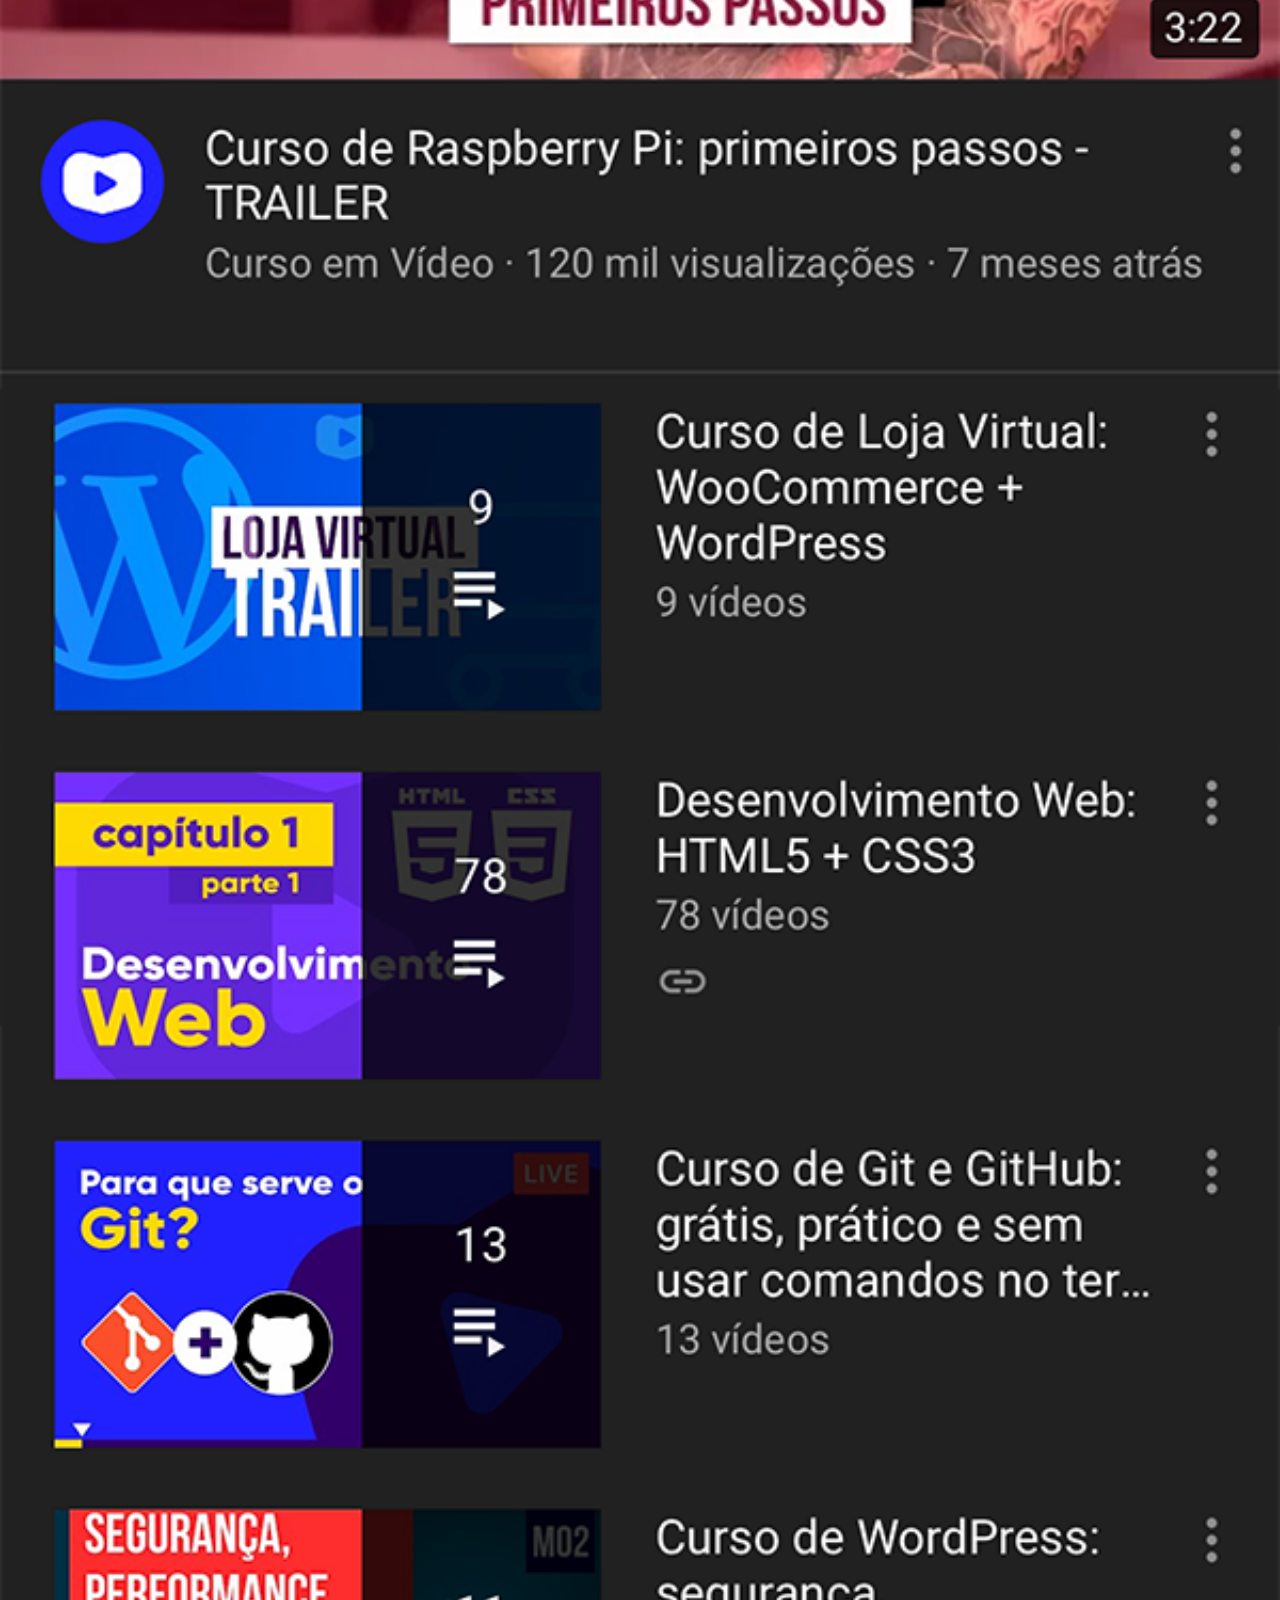
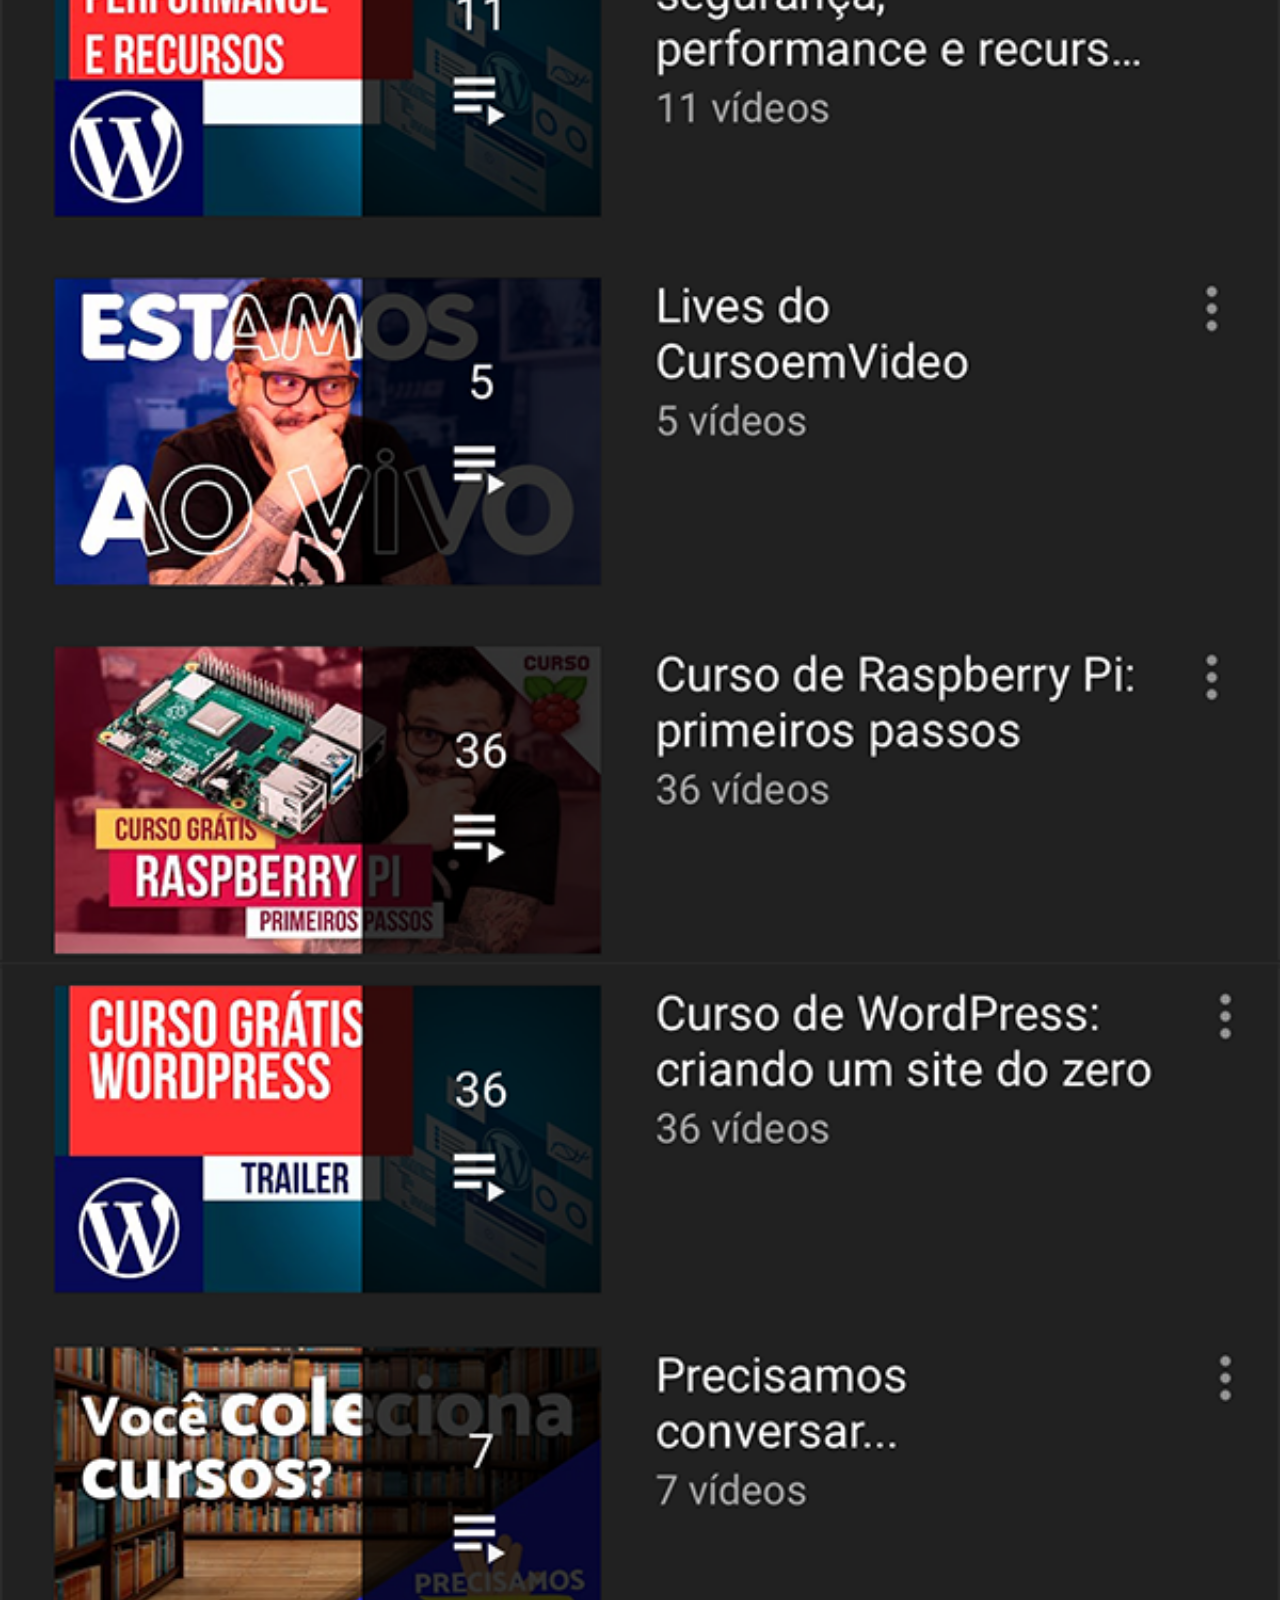
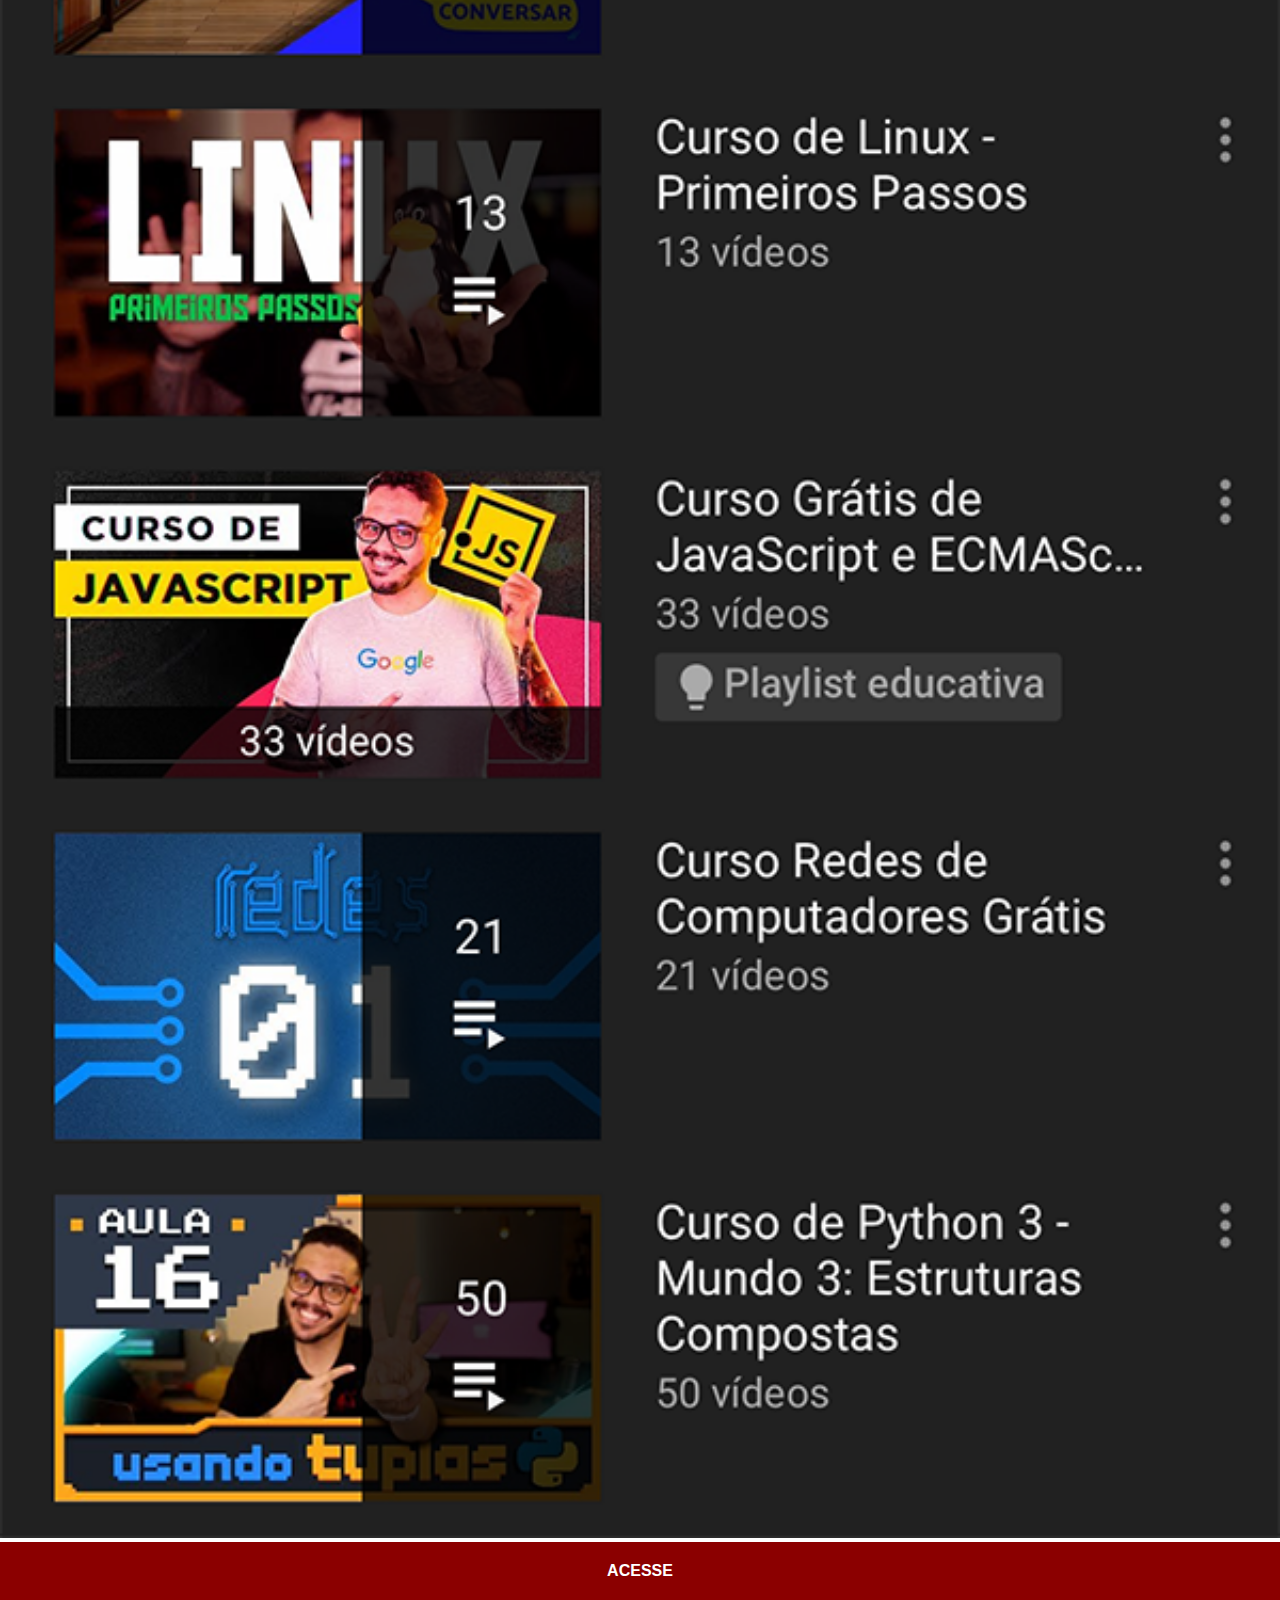
<file: youtube.html>
<!DOCTYPE html>
<html lang="pt-br">
<head>
    <meta charset="UTF-8">
    <meta name="viewport" content="width=device-width, initial-scale=1.0">
    <title>YouTube</title>
    <link rel="stylesheet" href="estilos/social.css">  
 </head>
<body>
<img src="imagens/tela-youtube.png" alt="youTube">
<a href="https://www.youtube.com/user/cursosemvideo/playlists" target="_blank">ACESSE</a>   
</body>
</html>
</file>
<file: estilos/style.css>
@charset "UTF-8";

* {
    margin: 0px;
    padding: 0px;
    font-family: Arial, Helvetica, sans-serif;
}

html, body {
    height: 100vh;
    width: 100vw;
    background-color: black;
}

body {
    background: url('../imagens/fundo-madeira.jpg') no-repeat top center;
    background-size: cover;
    background-attachment: fixed;

}

main {
    position: relative;
    height: 100vh;
}

section#telefone {
    position: absolute;
    top: 50%;
    left: 50%;
    transform: translate(-50%, -50%);

    height: 627px;
    width: 311px;
    background: url('../imagens/frame-iphone.png') no-repeat;
}

iframe#tela {
    position: relative;
    top: 80px;
    left: 22px;
    width: 267px;
    height: 471px;
}

section#redes-sociais {
    text-align: right;
}


section#redes-sociais img {
    width: 50px;
    margin: 10px;
    border-radius: 50%;
    box-shadow: 2px 2px 5px rgba(0, 0, 0, 0.404);
    box-sizing: border-box;
}

section#redes-sociais img:hover {
    border: 2px solid white;
    transform: translate(-4px, -4px);
    box-shadow: 5px 5px 10px rgba(0, 0, 0, 0.678);
    transition: transform .3s, border 1s; 

}
</file>
<file: estilos/social.css>
@charset "UTF-8";

* {
    margin: 0px;
    padding: 0px;
    font-family: Arial, Helvetica, sans-serif;
}

::-webkit-scrollbar {
    width: 0px;
    height: 0px;
}

img {
    width: 100vw;
}

a {
    display: block;
    background-color: darkred;
    color: white;
    padding: 20px;
    text-align: center;
    font-weight: bolder;
    text-decoration: none;
}

a:hover {
    background-color: red;
}
</file>
